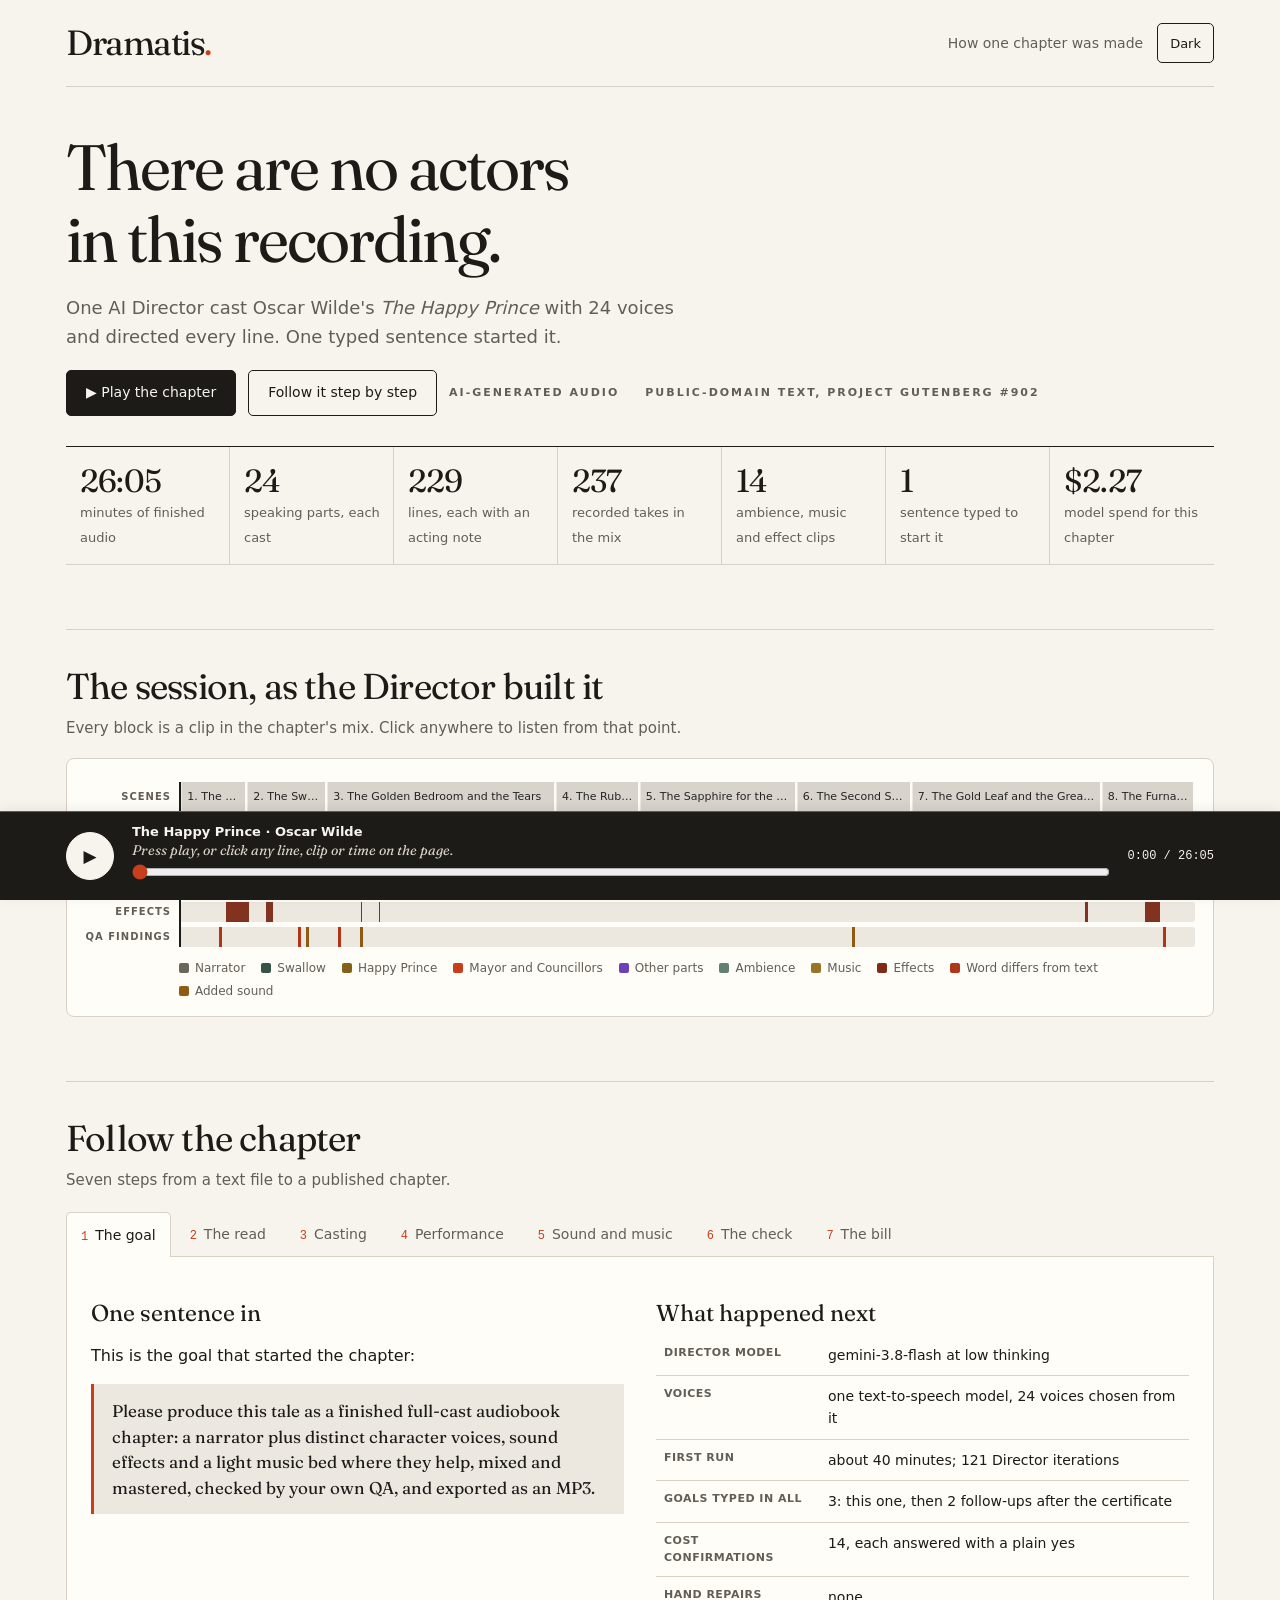
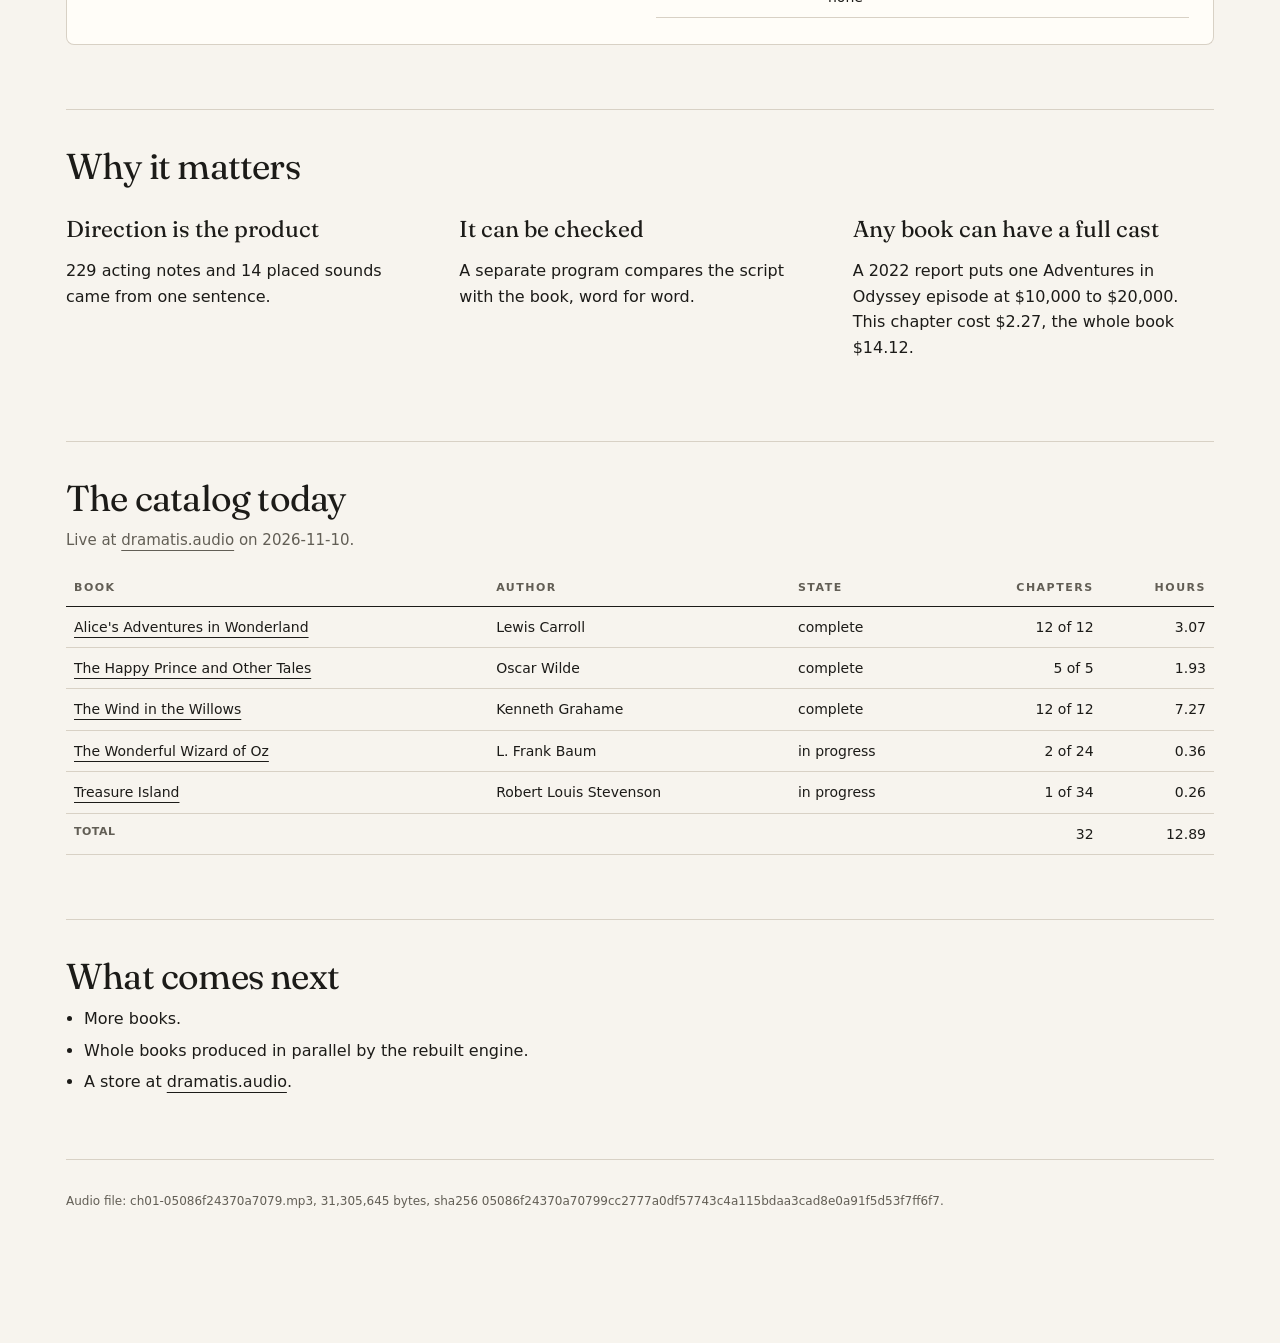
<file: docs/index.html>
<!doctype html>
<html lang="en">
<head>
<meta charset="utf-8">
<meta name="viewport" content="width=device-width, initial-scale=1">
<title>Dramatis: how one chapter was made</title>
<style>
/* Dramatis playbill identity, after the live site's site.css: paper, ink, vermilion; Fraunces titles
   (SIL Open Font License), system sans for the body. Self-hosted fonts only. */
@font-face{font-family:'Fraunces';font-style:normal;font-weight:100 900;font-display:swap;src:url(fonts/fraunces-var.woff2) format('woff2')}
@font-face{font-family:'Fraunces';font-style:italic;font-weight:100 900;font-display:swap;src:url(fonts/fraunces-italic-var.woff2) format('woff2')}
:root{
  --paper:#f7f4ee; --ink:#1c1b18; --red:#c73e1d; --muted:#625e55; --rule:#d8d1c5; --green:#365348; --white:#fffdf8; --soft:#ede8df;
  --card:var(--white); --line:var(--rule); --accent:var(--red); --focus:var(--green);
  --ok:#365348; --warn:#8f5a12; --bad:#b0361a;
  --v-narr:#6b665c; --v-swallow:#365348; --v-prince:#84611a; --v-town:#c73e1d; --v-other:#6d3fb8;
  --amb:#628172; --mus:#997427; --sfx:#7d2a17; --head:#1c1b18;
  --bar:#1c1b18; --bar-ink:#f7f4ee; --bar-muted:#d8d1c5; --bar-line:#625e55; --bar-warn:#f2a68f;
  --serif:'Fraunces',Georgia,'Times New Roman',serif;
  --sans:system-ui,-apple-system,BlinkMacSystemFont,'Segoe UI',sans-serif;
  --mono:ui-monospace,SFMono-Regular,Consolas,monospace;
  color-scheme:light;
}
/* site.css has no dark mode; this dark variant is built from the same palette family */
@media (prefers-color-scheme: dark){
  :root:not([data-theme="light"]){
    --paper:#1c1b18; --ink:#f7f4ee; --red:#ec7a5a; --muted:#b4ad9f; --rule:#3e3b34; --green:#8fb8a5; --white:#25231f; --soft:#2e2b26;
    --ok:#8fb8a5; --warn:#e2b05e; --bad:#f08c70;
    --v-narr:#a39d91; --v-swallow:#6fa38c; --v-prince:#d9ae55; --v-town:#ec7a5a; --v-other:#a98be0;
    --amb:#7f9c8d; --mus:#d9ae55; --sfx:#c9583a; --head:#f7f4ee;
    --bar:#12110f; --bar-ink:#f7f4ee; --bar-muted:#b4ad9f; --bar-line:#4a463e; --bar-warn:#f2a68f;
    color-scheme:dark;
  }
}
:root[data-theme="dark"]{
  --paper:#1c1b18; --ink:#f7f4ee; --red:#ec7a5a; --muted:#b4ad9f; --rule:#3e3b34; --green:#8fb8a5; --white:#25231f; --soft:#2e2b26;
  --ok:#8fb8a5; --warn:#e2b05e; --bad:#f08c70;
  --v-narr:#a39d91; --v-swallow:#6fa38c; --v-prince:#d9ae55; --v-town:#ec7a5a; --v-other:#a98be0;
  --amb:#7f9c8d; --mus:#d9ae55; --sfx:#c9583a; --head:#f7f4ee;
  --bar:#12110f; --bar-ink:#f7f4ee; --bar-muted:#b4ad9f; --bar-line:#4a463e; --bar-warn:#f2a68f;
  color-scheme:dark;
}
*{box-sizing:border-box}
html{scroll-behavior:smooth;scroll-padding-bottom:130px}
body{margin:0;background:var(--paper);color:var(--ink);font:16px/1.6 var(--sans);padding-bottom:112px}
a{color:inherit;text-decoration-thickness:1px;text-underline-offset:5px}
a:hover{color:var(--red)}
.wrap{max-width:1220px;margin:0 auto;padding:0 36px}
header.top{display:flex;justify-content:space-between;align-items:center;gap:24px;padding:23px 0;border-bottom:1px solid var(--rule)}
.brand{font-family:var(--serif);font-weight:400;font-size:35px;line-height:1.12;letter-spacing:-1.5px}
.brand::after{content:".";color:var(--red)}
.top small{color:var(--muted);font-size:14px;text-align:right}
h1,h2,h3{font-family:var(--serif);font-weight:400;line-height:1.12;text-wrap:balance}
h1{font-size:clamp(42px,5vw,68px);letter-spacing:-2px;margin:44px 0 20px;max-width:16ch}
h2{font-size:36px;letter-spacing:-.8px;margin:64px 0 10px;padding-top:36px;border-top:1px solid var(--rule)}
h3{font-size:23px;margin:20px 0 8px}
.lede{font-size:18px;color:var(--muted);max-width:620px;margin:0 0 18px}
.sub{color:var(--muted);max-width:680px;margin:0 0 18px;font-size:15px}
.pill{display:inline-block;font-size:11px;font-weight:700;letter-spacing:2px;text-transform:uppercase;color:var(--muted);margin:0 14px 0 0}
.stats{display:grid;grid-template-columns:repeat(auto-fit,minmax(132px,1fr));gap:0;margin:30px 0 6px;border-top:1px solid var(--ink);border-bottom:1px solid var(--rule);overflow:hidden}
.stat{padding:16px 14px 14px;border-left:1px solid var(--rule);margin-left:-1px;border-bottom:1px solid var(--rule);margin-bottom:-1px}
.stat b{display:block;font:400 32px/1.12 var(--serif);letter-spacing:-.8px;font-variant-numeric:tabular-nums}
.stat span{font-size:13px;color:var(--muted)}
button{font:inherit;color:inherit}
.btn{display:inline-flex;align-items:center;justify-content:center;min-height:46px;padding:11px 19px;border:1px solid var(--ink);border-radius:5px;background:var(--ink);color:var(--paper);font-size:14px;line-height:1.35;cursor:pointer;text-decoration:none}
.btn:hover{background:var(--green);border-color:var(--green);color:var(--paper)}
.btn.ghost{background:transparent;color:var(--ink);border-color:var(--ink)}
.btn.ghost:hover{background:var(--soft);color:var(--ink)}
.btn:focus-visible,.tab:focus-visible,.chip:focus-visible,.seek:focus-visible,.play:focus-visible,a:focus-visible,input:focus-visible{outline:3px solid var(--focus);outline-offset:4px}
.line:focus-visible{outline:3px solid var(--focus);outline-offset:-3px}
.heroact{display:flex;flex-wrap:wrap;gap:12px;align-items:center;margin:18px 0 12px}

/* session timeline */
.session{background:var(--white);border:1px solid var(--rule);border-radius:8px;padding:18px 18px 14px;margin-top:18px}
.lane{display:grid;grid-template-columns:86px 1fr;align-items:center;gap:8px;margin:5px 0}
.lane>label{font-size:10px;font-weight:700;letter-spacing:1px;text-transform:uppercase;color:var(--muted);text-align:right}
.track{position:relative;height:20px;background:var(--soft);border-radius:3px;cursor:pointer;overflow:hidden}
.track.tall{height:30px}
.clip{position:absolute;top:0;bottom:0;min-width:1px;opacity:.95}
.clip.scene{border-right:2px solid var(--white);background:color-mix(in srgb,var(--ink) 10%,transparent);font-size:11px;color:var(--ink);padding:0 5px;line-height:30px;white-space:nowrap;overflow:hidden;text-overflow:ellipsis}
.clip.scene.on{background:color-mix(in srgb,var(--red) 22%,transparent)}
.mark{position:absolute;top:0;bottom:0;width:3px;margin-left:-1px;background:var(--bad)}
.mark.soft{background:var(--warn)}
.tracks{position:relative;--lab:94px}
.head{position:absolute;top:0;bottom:0;width:2px;background:var(--head);pointer-events:none;left:var(--lab);z-index:3}
.legend{display:flex;flex-wrap:wrap;gap:4px 16px;font-size:12px;color:var(--muted);margin:12px 0 0 94px}
.sw{display:inline-block;width:10px;height:10px;border-radius:2px;margin-right:6px;vertical-align:-1px}

/* tabs */
.tabs{display:flex;flex-wrap:wrap;gap:4px;margin:20px 0 0;border-bottom:1px solid var(--rule)}
.tab{background:none;border:1px solid transparent;border-bottom:0;border-radius:5px 5px 0 0;min-height:44px;padding:10px 14px;cursor:pointer;color:var(--muted);font-size:14px}
.tab:hover{color:var(--ink)}
.tab b{font:12px var(--mono);margin-right:7px;color:var(--red)}
.tab[aria-selected="true"]{background:var(--white);border-color:var(--rule);color:var(--ink);margin-bottom:-1px}
.panel{background:var(--white);border:1px solid var(--rule);border-top:0;border-radius:0 0 8px 8px;padding:24px 24px 26px}
.panel[hidden]{display:none}
.panel>p{max-width:680px}
.cols{display:grid;grid-template-columns:repeat(auto-fit,minmax(270px,1fr));gap:24px 32px}
blockquote{margin:12px 0;padding:14px 18px;border-left:3px solid var(--red);background:var(--soft);font:17px/1.5 var(--serif)}
table{border-collapse:collapse;width:100%;font-size:14px}
th,td{text-align:left;padding:9px 8px;border-bottom:1px solid var(--rule);vertical-align:top}
th{font-size:11px;font-weight:700;letter-spacing:1.5px;text-transform:uppercase;color:var(--muted)}
thead th{border-bottom:1px solid var(--ink)}
tbody th{letter-spacing:.5px}
td.n,th.n{text-align:right;font-variant-numeric:tabular-nums}
.scroll{overflow-x:auto;--sbg:var(--paper);--shade:color-mix(in srgb,var(--ink) 22%,transparent);
  background:linear-gradient(to right,var(--sbg) 40%,transparent) left/32px 100% no-repeat local,linear-gradient(to left,var(--sbg) 40%,transparent) right/32px 100% no-repeat local,
    linear-gradient(to right,var(--shade),transparent) left/14px 100% no-repeat scroll,linear-gradient(to left,var(--shade),transparent) right/14px 100% no-repeat scroll}
.panel .scroll{--sbg:var(--white)}
.seek{background:none;border:1px solid var(--rule);border-radius:5px;padding:2px 8px;font:12px var(--mono);font-variant-numeric:tabular-nums;cursor:pointer;color:var(--red);white-space:nowrap}
.seek:hover{border-color:var(--ink);background:var(--soft)}
.note{font-size:13px;color:var(--muted)}
.ok{color:var(--ok)} .warn{color:var(--warn)} .bad{color:var(--bad)}
.verdict{display:inline-block;font:700 11px var(--sans);letter-spacing:1px;padding:2px 7px;border-radius:3px;border:1px solid currentColor;margin-right:4px}

/* script */
.scenebar{display:flex;flex-wrap:wrap;gap:6px;margin:4px 0 14px}
.chip{border:1px solid var(--rule);background:none;border-radius:5px;padding:6px 11px;font-size:13px;cursor:pointer;color:var(--muted)}
.chip:hover{border-color:var(--ink);color:var(--ink)}
.chip[aria-pressed="true"]{background:var(--ink);color:var(--paper);border-color:var(--ink)}
.script{max-height:460px;overflow:auto;border:1px solid var(--rule);border-radius:5px;background:var(--paper)}
.line{display:grid;grid-template-columns:118px 1fr;gap:12px;padding:10px 14px;border-bottom:1px solid var(--rule);cursor:pointer;width:100%;text-align:left;background:none;border-left:3px solid transparent;border-right:0;border-top:0}
.line:hover{background:var(--soft)}
.line.on{border-left-color:var(--red);background:color-mix(in srgb,var(--red) 9%,var(--paper))}
.who{font:700 12px/1.4 var(--sans);letter-spacing:.3px}
.who small{display:block;font:11px var(--mono);color:var(--muted);font-weight:400}
.txt{font:16px/1.55 var(--serif);white-space:pre-line}
.dir{display:block;font:italic 13px/1.4 var(--sans);color:var(--muted);margin-top:4px}
.script.nodir .dir{display:none}
.setting{font:italic 15px/1.5 var(--serif);color:var(--muted);margin:0 0 10px}
.opts{display:flex;flex-wrap:wrap;gap:16px;font-size:13px;color:var(--muted);margin:0 0 10px}
.opts input{accent-color:var(--green)}

/* bars */
.bars{margin:10px 0}
.bar{display:grid;grid-template-columns:minmax(120px,230px) 1fr 92px;gap:10px;align-items:center;margin:8px 0;font-size:14px}
.bar i{display:block;height:14px;border-radius:2px;background:var(--green)}
.bar.h i{background:var(--red)}
.bar span:last-child{font:13px var(--mono);font-variant-numeric:tabular-nums;text-align:right}
.split{display:flex;height:20px;border-radius:3px;overflow:hidden;margin:8px 0 6px}
.split i{display:block}
ul.plain{padding-left:18px;margin:8px 0}
ul.plain li{margin:6px 0}
footer{margin:64px 0 20px;border-top:1px solid var(--rule);padding-top:20px;font-size:12px;color:var(--muted);overflow-wrap:anywhere}

/* transport: the site's ink mini player */
.transport{--focus:#8fb8a5;position:fixed;left:0;right:0;bottom:0;background:var(--bar);border-top:1px solid var(--bar-line);color:var(--bar-ink);z-index:10;padding-bottom:env(safe-area-inset-bottom);box-shadow:0 -2px 12px #0001}
.transport .wrap{display:grid;grid-template-columns:auto 1fr auto;gap:18px;align-items:center;padding-top:12px;padding-bottom:12px}
.play{width:48px;height:48px;border-radius:50%;border:1px solid var(--bar-ink);background:var(--bar-ink);color:var(--bar);font-size:17px;cursor:pointer}
.play:hover{background:var(--green);border-color:var(--green);color:var(--paper)}
.play.loading,.btn.loading{cursor:progress;animation:waitpulse 1.1s ease-in-out infinite}
@keyframes waitpulse{50%{opacity:.6}}
.now{min-width:0}
.now .l1{font:600 13px/1.3 var(--sans);white-space:nowrap;overflow:hidden;text-overflow:ellipsis}
.now .l2{font:italic 14px/1.3 var(--serif);color:var(--bar-muted);white-space:nowrap;overflow:hidden;text-overflow:ellipsis}
.scrub{width:100%;margin:5px 0 0;accent-color:var(--red)}
.clock{font:12px var(--mono);font-variant-numeric:tabular-nums;white-space:nowrap}
.silent{font-size:11px;color:var(--bar-warn)}
@media (max-width:760px){
  .wrap{padding:0 22px}header.top{padding:15px 0}.brand{font-size:30px}
  h1{font-size:42px;letter-spacing:-1.2px;margin-top:32px}h2{font-size:30px;margin-top:44px;padding-top:28px}
  .lede{font-size:16px}.panel{padding:18px 16px 20px}
}
@media (max-width:640px){
  .lane{grid-template-columns:58px 1fr}.legend{margin-left:0}.tracks{--lab:66px}
  .line{grid-template-columns:1fr}.bar{grid-template-columns:1fr 1fr 70px}
  .transport .wrap{grid-template-columns:auto 1fr;gap:12px}.clock{grid-column:2}
}
@media (max-width:640px){
  #p-cast .scroll{overflow:visible;background:none}
  #p-cast thead{position:absolute;width:1px;height:1px;overflow:hidden;clip:rect(0 0 0 0);white-space:nowrap}
  #p-cast table,#p-cast tbody{display:block}
  #p-cast tr{display:grid;grid-template-columns:1fr auto;gap:2px 12px;align-items:baseline;padding:12px 0;border-bottom:1px solid var(--rule)}
  #p-cast td{border:0;padding:0}
  #p-cast td:nth-child(1){grid-area:1/1}#p-cast td:nth-child(2){grid-area:2/1}#p-cast td:nth-child(3){grid-area:1/2}
  #p-cast td:nth-child(5){grid-area:2/2;justify-self:end}#p-cast td:nth-child(4){grid-area:3/1/4/3;margin-top:4px}
  #p-cast td:nth-child(2)::before,#p-cast td:nth-child(3)::before{font-size:11px;font-weight:700;letter-spacing:1.5px;text-transform:uppercase;color:var(--muted);margin-right:8px}
  #p-cast td:nth-child(2)::before{content:"Voice"}#p-cast td:nth-child(3)::before{content:"Lines"}
}
@media (max-width:480px){.cat tr>:nth-child(2){display:none}.cat th,.cat td{padding-left:4px;padding-right:4px}.cat th{letter-spacing:.5px}}
@media (max-width:420px){h1{font-size:36px}.top small{font-size:12px}}
@media (pointer:coarse){.seek{min-height:32px;padding:4px 10px}}
@media (prefers-reduced-motion:reduce){html{scroll-behavior:auto}.play.loading,.btn.loading{animation:none;opacity:.7}}
.top-r{display:flex;align-items:center;gap:14px}
.theme-toggle{font:13px/1 var(--sans);color:var(--ink);background:transparent;border:1px solid var(--ink);border-radius:5px;min-height:40px;padding:0 12px;cursor:pointer}
.theme-toggle:hover{border-color:var(--green);color:var(--green)}
.theme-toggle:focus-visible{outline:3px solid var(--focus);outline-offset:2px}
</style>
<script>try{var t=localStorage.getItem('dramatis-theme');if(t==='light'||t==='dark')document.documentElement.setAttribute('data-theme',t)}catch(e){}</script>
</head>
<body>
<div class="wrap">
<header class="top">
  <div class="brand">Dramatis</div>
  <div class="top-r"><small>How one chapter was made</small><button type="button" class="theme-toggle" id="theme-toggle" aria-label="Switch to dark mode">Dark</button><script>(function(){var b=document.getElementById('theme-toggle'),t=document.documentElement.getAttribute('data-theme'),d=t?t==='dark':!!(window.matchMedia&&window.matchMedia('(prefers-color-scheme: dark)').matches);b.textContent=d?'Light':'Dark';b.setAttribute('aria-label',d?'Switch to light mode':'Switch to dark mode')})();</script></div>
</header>

<h1>There are no actors in this recording.</h1>
<p class="lede">One AI Director cast Oscar Wilde's <em>The Happy Prince</em> with <span data-f="parts"></span> voices and directed every line. One typed sentence started it.</p>
<div class="heroact">
  <button class="btn" id="heroPlay">▶ Play the chapter</button>
  <a class="btn ghost" href="#follow">Follow it step by step</a>
  <span class="pill">AI-generated audio</span><span class="pill">Public-domain text, Project Gutenberg #902</span>
</div>

<div class="stats" id="stats"></div>

<h2 id="session">The session, as the Director built it</h2>
<p class="sub">Every block is a clip in the chapter's mix. Click anywhere to listen from that point.</p>
<div class="session">
  <div class="tracks" id="tracks">
    <div class="head" id="head"></div>
    <div class="lane"><label>Scenes</label><div class="track tall" id="laneScenes"></div></div>
    <div class="lane"><label>Voices</label><div class="track tall" id="laneVoices"></div></div>
    <div class="lane"><label>Ambience</label><div class="track" id="laneAmb"></div></div>
    <div class="lane"><label>Music</label><div class="track" id="laneMus"></div></div>
    <div class="lane"><label>Effects</label><div class="track" id="laneSfx"></div></div>
    <div class="lane"><label>QA findings</label><div class="track" id="laneQa"></div></div>
  </div>
  <div class="legend" id="legend"></div>
</div>

<h2 id="follow">Follow the chapter</h2>
<p class="sub">Seven steps from a text file to a published chapter.</p>
<div class="tabs" role="tablist" id="tabs"></div>

<section class="panel" id="p-goal" role="tabpanel">
  <div class="cols">
    <div>
      <h3>One sentence in</h3>
      <p>This is the goal that started the chapter:</p>
      <blockquote id="goalText"></blockquote>
    </div>
    <div>
      <h3>What happened next</h3>
      <table><tbody id="runFacts"></tbody></table>
    </div>
  </div>
</section>

<section class="panel" id="p-read" role="tabpanel" hidden>
  <p>The Director breaks the tale into scenes and writes an acting note for every line.</p>
  <div class="scroll"><table><thead><tr><th>#</th><th>Scene</th><th>Where we are</th><th>Music mood</th><th class="n">Lines</th><th>Starts</th></tr></thead><tbody id="sceneRows"></tbody></table></div>
</section>

<section class="panel" id="p-cast" role="tabpanel" hidden>
  <p>Each part gets a voice chosen in audition, with a written reason.</p>
  <div class="scroll"><table><thead><tr><th>Part</th><th>Voice</th><th class="n">Lines</th><th>Why the Director chose it</th><th>Hear</th></tr></thead><tbody id="castRows"></tbody></table></div>
</section>

<section class="panel" id="p-perf" role="tabpanel" hidden>
  <p>The script as performed. Click a line to hear it.</p>
  <div class="opts">
    <label><input type="checkbox" id="optDir" checked> show the Director's acting notes</label>
    <label><input type="checkbox" id="optFollow" checked> follow playback</label>
  </div>
  <div class="scenebar" id="sceneChips"></div>
  <p class="setting" id="setting"></p>
  <div class="script" id="script"></div>
</section>

<section class="panel" id="p-sound" role="tabpanel" hidden>
  <p>Each scene has a bed. Effects sit on their lines, and music ducks under speech.</p>
  <div class="scroll"><table><thead><tr><th>At</th><th>Layer</th><th>What</th><th class="n">Length</th><th class="n">Level</th><th>Under speech</th></tr></thead><tbody id="cueRows"></tbody></table></div>
</section>

<section class="panel" id="p-check" role="tabpanel" hidden>
  <div class="cols">
    <div>
      <h3>1. Is the script the book?</h3>
      <p>A separate program compares the script with the manuscript, word for word.</p>
      <p><span class="verdict bad">ROUND 1 FAIL</span> Three lines went to a speaker the cast did not have. The Director fixed them and re-rendered 5 of 237 takes.</p>
      <p><span class="verdict ok">ROUND 2 PASS</span> Script and manuscript match word for word.</p>
    </div>
    <div>
      <h3>2. Machine QA on the published file</h3>
      <table><tbody id="qaFacts"></tbody></table>
    </div>
  </div>
  <h3>Hear what the check heard</h3>
  <div class="scroll"><table><thead><tr><th>At</th><th>Who</th><th>The text says</th><th>The recording says</th><th>Check</th></tr></thead><tbody id="findRows"></tbody></table></div>
</section>

<section class="panel" id="p-bill" role="tabpanel" hidden>
  <div class="cols">
    <div>
      <h3>This chapter</h3>
      <div class="bars" id="chBars"></div>
      <h3>Where the money goes (whole book, $14.12)</h3>
      <div class="split" id="split"></div>
      <div class="legend" style="margin-left:0" id="splitLegend"></div>
    </div>
    <div>
      <h3>For scale</h3>
      <div class="bars" id="scaleBars"></div>
      <p class="note">Log scale. The human figure is a 2022 report for one episode of Adventures in Odyssey.</p>
    </div>
  </div>
</section>

<h2>Why it matters</h2>
<div class="cols">
  <div><h3>Direction is the product</h3><p><span data-f="lines"></span> acting notes and <span data-f="cues"></span> placed sounds came from one sentence.</p></div>
  <div><h3>It can be checked</h3><p>A separate program compares the script with the book, word for word.</p></div>
  <div><h3>Any book can have a full cast</h3><p>A 2022 report puts one Adventures in Odyssey episode at $10,000 to $20,000. This chapter cost $2.27, the whole book $14.12.</p></div>
</div>

<h2>The catalog today</h2>
<p class="sub">Live at <a href="https://dramatis.audio/">dramatis.audio</a> on 2026-11-10.</p>
<div class="scroll"><table class="cat"><thead><tr><th>Book</th><th>Author</th><th>State</th><th class="n">Chapters</th><th class="n">Hours</th></tr></thead><tbody id="catRows"></tbody></table></div>

<h2>What comes next</h2>
<ul class="plain">
  <li>More books.</li>
  <li>Whole books produced in parallel by the rebuilt engine.</li>
  <li>A store at <a href="https://dramatis.audio/">dramatis.audio</a>.</li>
</ul>

<footer>
  <p>Audio file: <span id="fileLine"></span>.</p>
</footer>
</div>

<div class="transport" role="region" aria-label="Player">
  <div class="wrap">
    <button class="play" id="play" aria-label="Play or pause">▶</button>
    <div class="now">
      <div class="l1" id="nowWho">The Happy Prince · Oscar Wilde</div>
      <div class="l2" id="nowTxt">Press play, or click any line, clip or time on the page.</div>
      <input class="scrub" id="scrub" type="range" min="0" max="1000" value="0" step="1" aria-label="Position">
    </div>
    <div class="clock"><span id="clock">0:00</span> / <span id="dur"></span><div class="silent" id="silent" hidden>silent run: audio not loaded</div></div>
  </div>
</div>
<audio id="au" preload="none"></audio>

<script type="application/json" id="data">{"chapter":{"book":"The Happy Prince and Other Tales","author":"Oscar Wilde","chapter":"The Happy Prince","source_edition":"Project Gutenberg #902","audio_url":"https://audio.dramatis.audio/happy-prince/ch01-05086f24370a7079.mp3","export_sha256":"05086f24370a70799cc2777a0df57743c4a115bdaa3cad8e0a91f5d53f7ff6f7","export_bytes":31305645,"duration_ms":1565194,"sample_rate":24000,"counts":{"scenes":8,"lines":229,"dialogue_lines":125,"narration_lines":104,"words":3474,"stems":237,"lines_without_a_clip":1,"speaking_parts":24,"ambience_clips":5,"music_clips":3,"sfx_clips":6,"distinct_assets":{"ambience":3,"music":2,"sfx":5}},"scenes":[{"n":1,"title":"The Statue Above the City","setting":"A grand Victorian town square in early autumn; crowds bustling around the cathedral steps beneath the high pedestal of the glittering statue.","music_mood":"gentle, melancholic music box or light flute introduction","planned_cues":["distant cathedral bells","faint autumn breeze","quiet town chatter"],"t0":5000,"t1":105104,"lines":[{"who":"Narrator","kind":"NARRATION","text":"The Happy Prince\n\nHIGH above the city, on a tall column, stood the statue of the Happy Prince. He was gilded all over with thin leaves of fine gold, for eyes he had two bright sapphires, and a large red ruby glowed on his sword-hilt.\n\nHe was very much admired indeed.","dir":"reads with poised, elegant Victorian cadence and gentle warmth","t0":5000,"t1":27476,"stems":1},{"who":"Town Councillor","kind":"DIALOGUE","text":"“He is as beautiful as a weathercock,”","dir":"speaks with self-important civic pomposity, eager to sound cultured","t0":27556,"t1":31316,"stems":1},{"who":"Narrator","kind":"NARRATION","text":"remarked one of the Town Councillors who wished to gain a reputation for having artistic tastes;","dir":"measured storytelling with light dry humor","t0":31396,"t1":39438,"stems":1},{"who":"Town Councillor","kind":"DIALOGUE","text":"“only not quite so useful,”","dir":"hastily adding a disclaimer, fearful of sounding frivolous","t0":39518,"t1":41078,"stems":1},{"who":"Narrator","kind":"NARRATION","text":"he added, fearing lest people should think him unpractical, which he really was not.","dir":"dry, gentle narrative tone","t0":41158,"t1":47702,"stems":1},{"who":"Sensible Mother","kind":"DIALOGUE","text":"“Why can’t you be like the Happy Prince?”","dir":"sharp, chiding Victorian mother, crisp and reproving","t0":47782,"t1":50862,"stems":1},{"who":"Narrator","kind":"NARRATION","text":"asked a sensible mother of her little boy who was crying for the moon.","dir":"calm and measured storytelling","t0":50942,"t1":57852,"stems":1},{"who":"Sensible Mother","kind":"DIALOGUE","text":"“The Happy Prince never dreams of crying for anything.”","dir":"matter-of-fact moral scolding","t0":57932,"t1":63052,"stems":1},{"who":"Disappointed Man","kind":"DIALOGUE","text":"“I am glad there is some one in the world who is quite happy,”","dir":"a low, weary sigh of quiet bitterness and envy","t0":63132,"t1":67012,"stems":1},{"who":"Narrator","kind":"NARRATION","text":"muttered a disappointed man as he gazed at the wonderful statue.","dir":"gentle narrative observation","t0":67092,"t1":72884,"stems":1},{"who":"Charity Children","kind":"DIALOGUE","text":"“He looks just like an angel,”","dir":"pure, sweet, unified childhood wonder","t0":72964,"t1":75964,"stems":1},{"who":"Narrator","kind":"NARRATION","text":"said the Charity Children as they came out of the cathedral in their bright scarlet cloaks and their clean white pinafores.","dir":"smooth and clear storytelling cadence","t0":76044,"t1":83994,"stems":1},{"who":"Mathematical Master","kind":"DIALOGUE","text":"“How do you know?”","dir":"curt, pedantic, and disapproving","t0":84074,"t1":86034,"stems":1},{"who":"Narrator","kind":"NARRATION","text":"said the Mathematical Master,","dir":"restrained narration with subtle characterization","t0":86114,"t1":88113,"stems":1},{"who":"Mathematical Master","kind":"DIALOGUE","text":"“you have never seen one.”","dir":"firm, dry, and dismissive","t0":88193,"t1":90793,"stems":1},{"who":"Charity Children","kind":"DIALOGUE","text":"“Ah! but we have, in our dreams,”","dir":"innocent and bright, replying without hesitation","t0":90873,"t1":94153,"stems":1},{"who":"Narrator","kind":"NARRATION","text":"answered the children; and the Mathematical Master frowned and looked very severe, for he did not approve of children dreaming.","dir":"measured narrative concluding the scene with subtle irony","t0":94233,"t1":105104,"stems":1}]},{"n":2,"title":"The Swallow and the Reed","setting":"A peaceful riverbank lined with reeds swaying in the water, transitioning from sunny summer into brisk autumn wind.","music_mood":"light pastoral woodwinds shifting into breezy autumn wistfulness","planned_cues":["water ripples","rustling reeds","gust of autumn wind","fluttering wings"],"t0":106604,"t1":228389,"lines":[{"who":"Narrator","kind":"NARRATION","text":"One night there flew over the city a little Swallow. His friends had gone away to Egypt six weeks before, but he had stayed behind, for he was in love with the most beautiful Reed. He had met her early in the spring as he was flying down the river after a big yellow moth, and had been so attracted by her slender waist that he had stopped to talk to her.","dir":"warm, whimsical narrative pacing, introducing the little bird","t0":106604,"t1":134262,"stems":1},{"who":"Swallow","kind":"DIALOGUE","text":"“Shall I love you?”","dir":"bold, direct, charmingly impetuous and youthful","t0":134342,"t1":135902,"stems":1},{"who":"Narrator","kind":"NARRATION","text":"said the Swallow, who liked to come to the point at once, and the Reed made him a low bow. So he flew round and round her, touching the water with his wings, and making silver ripples. This was his courtship, and it lasted all through the summer.","dir":"light, playful storytelling cadence","t0":135982,"t1":153896,"stems":1},{"who":"Other Swallows","kind":"DIALOGUE","text":"“It is a ridiculous attachment,”","dir":"chattering in petty, high-pitched gossip","t0":153976,"t1":157056,"stems":1},{"who":"Narrator","kind":"NARRATION","text":"twittered the other Swallows;","dir":"restrained narration describing the flock","t0":157136,"t1":159393,"stems":1},{"who":"Other Swallows","kind":"DIALOGUE","text":"“she has no money, and far too many relations”;","dir":"condescending and sharp, fluttering away","t0":159473,"t1":165393,"stems":1},{"who":"Narrator","kind":"NARRATION","text":"and indeed the river was quite full of Reeds. Then, when the autumn came they all flew away.\n\nAfter they had gone he felt lonely, and began to tire of his lady-love.","dir":"gentle transition into autumn melancholy","t0":165473,"t1":180656,"stems":1},{"who":"Swallow","kind":"DIALOGUE","text":"“She has no conversation,”","dir":"pouting, finding fault with petulant vanity","t0":180736,"t1":183536,"stems":1},{"who":"Narrator","kind":"NARRATION","text":"he said,","dir":"dry narrative delivery","t0":183616,"t1":184727,"stems":1},{"who":"Swallow","kind":"DIALOGUE","text":"“and I am afraid that she is a coquette, for she is always flirting with the wind.”","dir":"suspicious and mildly aggrieved","t0":184807,"t1":190887,"stems":1},{"who":"Narrator","kind":"NARRATION","text":"And certainly, whenever the wind blew, the Reed made the most graceful curtseys.","dir":"measured storytelling, amused by the bird's complaints","t0":190967,"t1":197182,"stems":1},{"who":"Swallow","kind":"DIALOGUE","text":"“I admit that she is domestic,”","dir":"conceding with a sigh before turning restless","t0":197262,"t1":201222,"stems":1},{"who":"Narrator","kind":"NARRATION","text":"he continued,","dir":"steady narrative transition","t0":201302,"t1":202797,"stems":1},{"who":"Swallow","kind":"DIALOGUE","text":"“but I love travelling, and my wife, consequently, should love travelling also.”","dir":"proud and longing for adventure","t0":202877,"t1":211717,"stems":1},{"who":"Swallow","kind":"DIALOGUE","text":"“Will you come away with me?”","dir":"an earnest, pleading ultimatum","t0":202877,"t1":211717,"stems":0,"shared_take":true},{"who":"Narrator","kind":"NARRATION","text":"he said finally to her; but the Reed shook her head, she was so attached to her home.","dir":"quiet narration noting the silent rejection","t0":211797,"t1":219742,"stems":1},{"who":"Swallow","kind":"DIALOGUE","text":"“You have been trifling with me,”","dir":"indignant, wounded pride, fluttering his wings","t0":219822,"t1":222142,"stems":1},{"who":"Narrator","kind":"NARRATION","text":"he cried.","dir":"swift narrative tag","t0":222222,"t1":223157,"stems":1},{"who":"Swallow","kind":"DIALOGUE","text":"“I am off to the Pyramids. Good-bye!”","dir":"resolute and dramatic, taking to the sky","t0":223237,"t1":226957,"stems":1},{"who":"Narrator","kind":"NARRATION","text":"and he flew away.","dir":"soft, brisk departure cadence","t0":227037,"t1":228389,"stems":1}]},{"n":3,"title":"The Golden Bedroom and the Tears","setting":"A cold, clear moonlit night atop the high column overlooking the dark city; starry sky, chilly breeze, heavy teardrops falling from golden cheeks.","music_mood":"tender, melancholic cello and harp motif for the Prince's sorrow","planned_cues":["clear night wind","single water drop splash","soft flutter of wings"],"t0":229889,"t1":580980,"lines":[{"who":"Narrator","kind":"NARRATION","text":"All day long he flew, and at night-time he arrived at the city.","dir":"calm, measured narrative describing the bird's arrival at nightfall","t0":229889,"t1":236697,"stems":1},{"who":"Swallow","kind":"DIALOGUE","text":"“Where shall I put up?”","dir":"looking down at the town with curious, slightly presumptuous expectation","t0":236777,"t1":238777,"stems":1},{"who":"Narrator","kind":"NARRATION","text":"he said;","dir":"restrained narrative bridge","t0":238857,"t1":239930,"stems":1},{"who":"Swallow","kind":"DIALOGUE","text":"“I hope the town has made preparations.”","dir":"smug, expectant chirp","t0":240010,"t1":243130,"stems":1},{"who":"Narrator","kind":"NARRATION","text":"Then he saw the statue on the tall column.","dir":"smooth, observant narration","t0":243210,"t1":246875,"stems":1},{"who":"Swallow","kind":"DIALOGUE","text":"“I will put up there,”","dir":"delighted at spotting the majestic perch","t0":246955,"t1":249315,"stems":1},{"who":"Narrator","kind":"NARRATION","text":"he cried;","dir":"quick narrative tag","t0":249395,"t1":250352,"stems":1},{"who":"Swallow","kind":"DIALOGUE","text":"“it is a fine position, with plenty of fresh air.”","dir":"satisfied, settling down between the feet","t0":250432,"t1":256952,"stems":1},{"who":"Narrator","kind":"NARRATION","text":"So he alighted just between the feet of the Happy Prince.","dir":"gentle, rhythmic narration","t0":257032,"t1":262746,"stems":1},{"who":"Swallow","kind":"DIALOGUE","text":"“I have a golden bedroom,”","dir":"whispered with cosy, self-satisfied luxury","t0":262826,"t1":265546,"stems":1},{"who":"Narrator","kind":"NARRATION","text":"he said softly to himself as he looked round, and he prepared to go to sleep; but just as he was putting his head under his wing a large drop of water fell on him.","dir":"quiet, lulling narrative pacing, suddenly interrupted","t0":265626,"t1":280415,"stems":1},{"who":"Swallow","kind":"DIALOGUE","text":"“What a curious thing!”","dir":"startled, shaking feathers in bewilderment","t0":280495,"t1":283775,"stems":1},{"who":"Narrator","kind":"NARRATION","text":"he cried;","dir":"snappy narrative beat","t0":283855,"t1":284923,"stems":1},{"who":"Swallow","kind":"DIALOGUE","text":"“there is not a single cloud in the sky, the stars are quite clear and bright, and yet it is raining. The climate in the north of Europe is really dreadful. The Reed used to like the rain, but that was merely her selfishness.”","dir":"annoyed, grumbling about European weather with petty frustration","t0":285003,"t1":303443,"stems":1},{"who":"Narrator","kind":"NARRATION","text":"Then another drop fell.","dir":"deliberate, suspenseful pause","t0":303523,"t1":308240,"stems":1},{"who":"Swallow","kind":"DIALOGUE","text":"“What is the use of a statue if it cannot keep the rain off?”","dir":"practical and exasperated, about to take flight","t0":308320,"t1":312280,"stems":1},{"who":"Narrator","kind":"NARRATION","text":"he said;","dir":"swift narrative tag","t0":312360,"t1":313252,"stems":1},{"who":"Swallow","kind":"DIALOGUE","text":"“I must look for a good chimney-pot,”","dir":"resolute, preparing to hop away","t0":313332,"t1":316972,"stems":1},{"who":"Narrator","kind":"NARRATION","text":"and he determined to fly away.\n\nBut before he had opened his wings, a third drop fell, and he looked up, and saw—Ah! what did he see?\n\nThe eyes of the Happy Prince were filled with tears, and tears were running down his golden cheeks. His face was so beautiful in the moonlight that the little Swallow was filled with pity.","dir":"reverent, hushed narrative transition into solemn wonder","t0":317052,"t1":344053,"stems":1},{"who":"Swallow","kind":"DIALOGUE","text":"“Who are you?”","dir":"soft, awed, touched with sudden compassion","t0":344133,"t1":345733,"stems":1},{"who":"Narrator","kind":"NARRATION","text":"he said.","dir":"gentle narrative beat","t0":345813,"t1":346822,"stems":1},{"who":"Happy Prince","kind":"DIALOGUE","text":"“I am the Happy Prince.”","dir":"low, musical, quiet dignity touched with profound sorrow","t0":346902,"t1":349925,"stems":1},{"who":"Swallow","kind":"DIALOGUE","text":"“Why are you weeping then?”","dir":"tenderly inquiring, puzzled by the weeping statue","t0":350005,"t1":352445,"stems":1},{"who":"Narrator","kind":"NARRATION","text":"asked the Swallow;","dir":"subtle narrative bridge","t0":352525,"t1":353860,"stems":1},{"who":"Swallow","kind":"DIALOGUE","text":"“you have quite drenched me.”","dir":"softly, noticing the cold drops on his plumage","t0":353940,"t1":356460,"stems":1},{"who":"Happy Prince","kind":"DIALOGUE","text":"“When I was alive and had a human heart,”","dir":"sorrowful, nostalgic, beginning the memory of his former life","t0":356540,"t1":360339,"stems":1},{"who":"Narrator","kind":"NARRATION","text":"answered the statue,","dir":"solemn narrative delivery","t0":360419,"t1":362639,"stems":1},{"who":"Happy Prince","kind":"DIALOGUE","text":"“I did not know what tears were, for I lived in the Palace of Sans-Souci, where sorrow is not allowed to enter. In the daytime I played with my companions in the garden, and in the evening I led the dance in the Great Hall. Round the garden ran a very lofty wall, but I never cared to ask what lay beyond it, everything about me was so beautiful. My courtiers called me the Happy Prince, and happy indeed I was, if pleasure be happiness. So I lived, and so I died. And now that I am dead they have set me up here so high that I can see all the ugliness and all the misery of my city, and though my heart is made of lead yet I cannot chose but weep.”","dir":"flowing with elegiac beauty, rising in sorrow as he describes the city's misery","t0":362719,"t1":420724,"stems":2},{"who":"Swallow","kind":"DIALOGUE","text":"“What! is he not solid gold?”","dir":"inward murmur of naive astonishment","t0":420804,"t1":425484,"stems":1},{"who":"Narrator","kind":"NARRATION","text":"said the Swallow to himself. He was too polite to make any personal remarks out loud.","dir":"wry, affectionate narrative aside","t0":425564,"t1":431668,"stems":1},{"who":"Happy Prince","kind":"DIALOGUE","text":"“Far away,”","dir":"gentle, musical murmur drawing the bird's attention afar","t0":431748,"t1":433871,"stems":1},{"who":"Narrator","kind":"NARRATION","text":"continued the statue in a low musical voice,","dir":"quiet, poetic narrative description of the Prince's voice","t0":433951,"t1":439338,"stems":1},{"who":"Happy Prince","kind":"DIALOGUE","text":"“far away in a little street there is a poor house. One of the windows is open, and through it I can see a woman seated at a table. Her face is thin and worn, and she has coarse, red hands, all pricked by the needle, for she is a seamstress. She is embroidering passion-flowers on a satin gown for the loveliest of the Queen’s maids-of-honour to wear at the next Court-ball. In a bed in the corner of the room her little boy is lying ill. He has a fever, and is asking for oranges. His mother has nothing to give him but river water, so he is crying. Swallow, Swallow, little Swallow, will you not bring her the ruby out of my sword-hilt? My feet are fastened to this pedestal and I cannot move.”","dir":"deeply tender and sorrowful, pleading with selfless urgency","t0":439418,"t1":494526,"stems":2},{"who":"Swallow","kind":"DIALOGUE","text":"“I am waited for in Egypt,”","dir":"apologetic but eager, yearning for the warmth of Egypt","t0":494606,"t1":497286,"stems":1},{"who":"Narrator","kind":"NARRATION","text":"said the Swallow.","dir":"smooth narrative cadence","t0":497366,"t1":498527,"stems":1},{"who":"Swallow","kind":"DIALOGUE","text":"“My friends are flying up and down the Nile, and talking to the large lotus-flowers. Soon they will go to sleep in the tomb of the great King. The King is there himself in his painted coffin. He is wrapped in yellow linen, and embalmed with spices. Round his neck is a chain of pale green jade, and his hands are like withered leaves.”","dir":"vivid and poetic, painting the sun-drenched tombs and riverbeds","t0":498607,"t1":522887,"stems":1},{"who":"Happy Prince","kind":"DIALOGUE","text":"“Swallow, Swallow, little Swallow,”","dir":"gentle, poignant repetition, a pleading refrain","t0":522967,"t1":527448,"stems":1},{"who":"Narrator","kind":"NARRATION","text":"said the Prince,","dir":"solemn storytelling cadence","t0":527528,"t1":529013,"stems":1},{"who":"Happy Prince","kind":"DIALOGUE","text":"“will you not stay with me for one night, and be my messenger? The boy is so thirsty, and the mother so sad.”","dir":"aching with pity for the sick child and mother","t0":529093,"t1":538206,"stems":1},{"who":"Swallow","kind":"DIALOGUE","text":"“I don’t think I like boys,”","dir":"a little defensive and childishly blunt","t0":538286,"t1":540686,"stems":1},{"who":"Narrator","kind":"NARRATION","text":"answered the Swallow.","dir":"restrained narrative tag","t0":540766,"t1":542288,"stems":1},{"who":"Swallow","kind":"DIALOGUE","text":"“Last summer, when I was staying on the river, there were two rude boys, the miller’s sons, who were always throwing stones at me. They never hit me, of course; we swallows fly far too well for that, and besides, I come of a family famous for its agility; but still, it was a mark of disrespect.”","dir":"huffing with slight indignance, nursing old bird-grudges","t0":542368,"t1":562048,"stems":1},{"who":"Narrator","kind":"NARRATION","text":"But the Happy Prince looked so sad that the little Swallow was sorry.","dir":"tender narrative shift, witnessing the bird's change of heart","t0":562128,"t1":567577,"stems":1},{"who":"Swallow","kind":"DIALOGUE","text":"“It is very cold here,”","dir":"relenting with a small shiver, softened by compassion","t0":567657,"t1":571257,"stems":1},{"who":"Narrator","kind":"NARRATION","text":"he said;","dir":"quiet narrative delivery","t0":571337,"t1":572357,"stems":1},{"who":"Swallow","kind":"DIALOGUE","text":"“but I will stay with you for one night, and be your messenger.”","dir":"generous, committing to stay for the night","t0":572437,"t1":576917,"stems":1},{"who":"Happy Prince","kind":"DIALOGUE","text":"“Thank you, little Swallow,”","dir":"hushed, heartfelt gratitude from the soul of the statue","t0":576997,"t1":579555,"stems":1},{"who":"Narrator","kind":"NARRATION","text":"said the Prince.","dir":"quiet, reverent conclusion to the scene","t0":579635,"t1":580980,"stems":1}]},{"n":4,"title":"The Ruby for the Seamstress","setting":"A sweep across nighttime rooftops: from the cathedral and palace balcony with dance music, to the cold, bare garret of the sleeping seamstress and feverish boy.","music_mood":"mysterious, soaring night flight transitioning into tender lullaby and quiet warmth","planned_cues":["distant waltz music","soft wing flaps","faint clinking of copper scales","feather fanning air"],"t0":582480,"t1":709900,"lines":[{"who":"Narrator","kind":"NARRATION","text":"So the Swallow picked out the great ruby from the Prince’s sword, and flew away with it in his beak over the roofs of the town.\n\nHe passed by the cathedral tower, where the white marble angels were sculptured. He passed by the palace and heard the sound of dancing. A beautiful girl came out on the balcony with her lover.","dir":"poised, flowing narrative pacing as the mission begins","t0":582480,"t1":603824,"stems":1},{"who":"Girl's Lover","kind":"DIALOGUE","text":"“How wonderful the stars are,”","dir":"ardent, romantic courtier, enraptured by the night","t0":603904,"t1":607224,"stems":1},{"who":"Narrator","kind":"NARRATION","text":"he said to her,","dir":"graceful narrative bridge","t0":607304,"t1":608762,"stems":1},{"who":"Girl's Lover","kind":"DIALOGUE","text":"“and how wonderful is the power of love!”","dir":"sighing with poetic passion","t0":608842,"t1":613402,"stems":1},{"who":"Girl on Balcony","kind":"DIALOGUE","text":"“I hope my dress will be ready in time for the State-ball,”","dir":"vain, petulant, and self-absorbed court lady","t0":613482,"t1":617642,"stems":1},{"who":"Narrator","kind":"NARRATION","text":"she answered;","dir":"restrained narration showing the contrast","t0":617722,"t1":618960,"stems":1},{"who":"Girl on Balcony","kind":"DIALOGUE","text":"“I have ordered passion-flowers to be embroidered on it; but the seamstresses are so lazy.”","dir":"careless aristocratic disdain for the working poor","t0":619040,"t1":625560,"stems":1},{"who":"Narrator","kind":"NARRATION","text":"He passed over the river, and saw the lanterns hanging to the masts of the ships. He passed over the Ghetto, and saw the old Jews bargaining with each other, and weighing out money in copper scales. At last he came to the poor house and looked in. The boy was tossing feverishly on his bed, and the mother had fallen asleep, she was so tired. In he hopped, and laid the great ruby on the table beside the woman’s thimble. Then he flew gently round the bed, fanning the boy’s forehead with his wings.","dir":"gentle, evocative storytelling gliding from the river to the poor garret","t0":625640,"t1":670530,"stems":2},{"who":"Sick Boy","kind":"DIALOGUE","text":"“How cool I feel,”","dir":"faint, feverish murmur drifting into peaceful relief","t0":670610,"t1":672890,"stems":1},{"who":"Narrator","kind":"NARRATION","text":"said the boy,","dir":"tender narrative bridge","t0":672970,"t1":674151,"stems":1},{"who":"Sick Boy","kind":"DIALOGUE","text":"“I must be getting better”;","dir":"whispered sigh of rest and easing pain","t0":674231,"t1":677151,"stems":1},{"who":"Narrator","kind":"NARRATION","text":"and he sank into a delicious slumber.\n\nThen the Swallow flew back to the Happy Prince, and told him what he had done.","dir":"warm, lyrical storytelling of the bird's quiet flight back","t0":677231,"t1":688151,"stems":1},{"who":"Swallow","kind":"DIALOGUE","text":"“It is curious,”","dir":"puzzled, wide-eyed wonder at the strange inner warmth","t0":688231,"t1":690351,"stems":1},{"who":"Narrator","kind":"NARRATION","text":"he remarked,","dir":"quiet narrative tag","t0":690431,"t1":691541,"stems":1},{"who":"Swallow","kind":"DIALOGUE","text":"“but I feel quite warm now, although it is so cold.”","dir":"softly, marveling at the feeling in the winter night","t0":691621,"t1":696181,"stems":1},{"who":"Happy Prince","kind":"DIALOGUE","text":"“That is because you have done a good action,”","dir":"profound, gentle wisdom, smiling with deep affection","t0":696261,"t1":700664,"stems":1},{"who":"Narrator","kind":"NARRATION","text":"said the Prince. And the little Swallow began to think, and then he fell asleep. Thinking always made him sleepy.","dir":"warm, cozy narrative conclusion to the night's flight","t0":700744,"t1":709900,"stems":1}]},{"n":5,"title":"The Sapphire for the Playwright","setting":"A cold winter dawn over the river bridge and church steeple, moving to the moonlit column, then into the drafty, unheated garret of the playwright with withered violets on the desk.","music_mood":"wistful woodwinds shifting into mournful, solemn strings, brightening at the end","planned_cues":["chirping sparrows","cold river breeze","creaking floorboards","flutter through attic roof hole"],"t0":711400,"t1":951602,"lines":[{"who":"Narrator","kind":"NARRATION","text":"When day broke he flew down to the river and had a bath.","dir":"bright, brisk morning narrative pacing","t0":711400,"t1":715026,"stems":1},{"who":"Professor of Ornithology","kind":"DIALOGUE","text":"“What a remarkable phenomenon,”","dir":"pedantic, pompous academic, amazed by his own observation","t0":715106,"t1":718146,"stems":1},{"who":"Narrator","kind":"NARRATION","text":"said the Professor of Ornithology as he was passing over the bridge.","dir":"dry, humorous narrative observation","t0":718226,"t1":723482,"stems":1},{"who":"Professor of Ornithology","kind":"DIALOGUE","text":"“A swallow in winter!”","dir":"proclaiming with inflated scholarly self-importance","t0":723562,"t1":726282,"stems":1},{"who":"Narrator","kind":"NARRATION","text":"And he wrote a long letter about it to the local newspaper. Every one quoted it, it was full of so many words that they could not understand.","dir":"wry Victorian narration about academic bombast","t0":726362,"t1":735904,"stems":1},{"who":"Swallow","kind":"DIALOGUE","text":"“To-night I go to Egypt,”","dir":"cheerful, buoyant excitement, eager to depart","t0":735984,"t1":738384,"stems":1},{"who":"Narrator","kind":"NARRATION","text":"said the Swallow, and he was in high spirits at the prospect. He visited all the public monuments, and sat a long time on top of the church steeple. Wherever he went the Sparrows chirruped, and said to each other,","dir":"lively narrative describing the bird's day in town","t0":738464,"t1":751994,"stems":1},{"who":"Sparrows","kind":"DIALOGUE","text":"“What a distinguished stranger!”","dir":"bustling, admiring town chatter in quick unison","t0":752074,"t1":754634,"stems":1},{"who":"Narrator","kind":"NARRATION","text":"so he enjoyed himself very much.\n\nWhen the moon rose he flew back to the Happy Prince.","dir":"smooth narrative shift into evening moonrise","t0":754714,"t1":761944,"stems":1},{"who":"Swallow","kind":"DIALOGUE","text":"“Have you any commissions for Egypt?”","dir":"breezy and jaunty, ready for departure","t0":762024,"t1":764384,"stems":1},{"who":"Narrator","kind":"NARRATION","text":"he cried;","dir":"quick narrative tag","t0":764464,"t1":765478,"stems":1},{"who":"Swallow","kind":"DIALOGUE","text":"“I am just starting.”","dir":"bright and eager to take wing","t0":765558,"t1":767558,"stems":1},{"who":"Happy Prince","kind":"DIALOGUE","text":"“Swallow, Swallow, little Swallow,”","dir":"sorrowful, tender pleading, repeating the mournful refrain","t0":767638,"t1":771771,"stems":1},{"who":"Narrator","kind":"NARRATION","text":"said the Prince,","dir":"measured narrative tone","t0":771851,"t1":773391,"stems":1},{"who":"Happy Prince","kind":"DIALOGUE","text":"“will you not stay with me one night longer?”","dir":"longing and sorrowful, asking for one more night of mercy","t0":773471,"t1":777294,"stems":1},{"who":"Swallow","kind":"DIALOGUE","text":"“I am waited for in Egypt,”","dir":"torn between affection and yearning for warm lands","t0":777374,"t1":780134,"stems":1},{"who":"Narrator","kind":"NARRATION","text":"answered the Swallow.","dir":"smooth narrative cadence","t0":780214,"t1":781707,"stems":1},{"who":"Swallow","kind":"DIALOGUE","text":"“To-morrow my friends will fly up to the Second Cataract. The river-horse couches there among the bulrushes, and on a great granite throne sits the God Memnon. All night long he watches the stars, and when the morning star shines he utters one cry of joy, and then he is silent. At noon the yellow lions come down to the water’s edge to drink. They have eyes like green beryls, and their roar is louder than the roar of the cataract.”","dir":"lyrical, evocative, dreaming of ancient wonders and roaring lions","t0":781787,"t1":819507,"stems":2},{"who":"Happy Prince","kind":"DIALOGUE","text":"“Swallow, Swallow, little Swallow,”","dir":"quiet, haunting, painting the picture of the cold garret","t0":819587,"t1":824182,"stems":1},{"who":"Narrator","kind":"NARRATION","text":"said the Prince,","dir":"reverent storytelling cadence","t0":824262,"t1":825799,"stems":1},{"who":"Happy Prince","kind":"DIALOGUE","text":"“far away across the city I see a young man in a garret. He is leaning over a desk covered with papers, and in a tumbler by his side there is a bunch of withered violets. His hair is brown and crisp, and his lips are red as a pomegranate, and he has large and dreamy eyes. He is trying to finish a play for the Director of the Theatre, but he is too cold to write any more. There is no fire in the grate, and hunger has made him faint.”","dir":"deep empathy for the cold, starving young artist","t0":825879,"t1":862200,"stems":2},{"who":"Swallow","kind":"DIALOGUE","text":"“I will wait with you one night longer,”","dir":"softening, yielding generously once more","t0":862280,"t1":865440,"stems":1},{"who":"Narrator","kind":"NARRATION","text":"said the Swallow, who really had a good heart.","dir":"affectionate narrative description of the bird's loyalty","t0":865520,"t1":869261,"stems":1},{"who":"Swallow","kind":"DIALOGUE","text":"“Shall I take him another ruby?”","dir":"ready to help, seeking another gem","t0":869341,"t1":871261,"stems":1},{"who":"Happy Prince","kind":"DIALOGUE","text":"“Alas! I have no ruby now,”","dir":"heavy with sorrow and ultimate sacrifice","t0":871341,"t1":875421,"stems":1},{"who":"Narrator","kind":"NARRATION","text":"said the Prince;","dir":"solemn narrative beat","t0":875501,"t1":876921,"stems":1},{"who":"Happy Prince","kind":"DIALOGUE","text":"“my eyes are all that I have left. They are made of rare sapphires, which were brought out of India a thousand years ago. Pluck out one of them and take it to him. He will sell it to the jeweller, and buy food and firewood, and finish his play.”","dir":"resigned, commanding the sacrifice of his own eye","t0":877001,"t1":895615,"stems":1},{"who":"Swallow","kind":"DIALOGUE","text":"“Dear Prince,”","dir":"horrified, distressed, weeping at the thought of mutilating the Prince","t0":895695,"t1":897535,"stems":1},{"who":"Narrator","kind":"NARRATION","text":"said the Swallow,","dir":"tender narrative description of bird's grief","t0":897615,"t1":898991,"stems":1},{"who":"Swallow","kind":"DIALOGUE","text":"“I cannot do that”;","dir":"sobbing, refusing out of devotion","t0":899071,"t1":901551,"stems":1},{"who":"Narrator","kind":"NARRATION","text":"and he began to weep.","dir":"quiet narrative observation of the bird's tears","t0":901631,"t1":903590,"stems":1},{"who":"Happy Prince","kind":"DIALOGUE","text":"“Swallow, Swallow, little Swallow,”","dir":"firm, gentle, unyielding authority born of absolute compassion","t0":903670,"t1":906784,"stems":1},{"who":"Narrator","kind":"NARRATION","text":"said the Prince,","dir":"reverent narrative bridge","t0":906864,"t1":908337,"stems":1},{"who":"Happy Prince","kind":"DIALOGUE","text":"“do as I command you.”","dir":"solemnly directing the painful gift","t0":908417,"t1":910638,"stems":1},{"who":"Narrator","kind":"NARRATION","text":"So the Swallow plucked out the Prince’s eye, and flew away to the student’s garret. It was easy enough to get in, as there was a hole in the roof. Through this he darted, and came into the room. The young man had his head buried in his hands, so he did not hear the flutter of the bird’s wings, and when he looked up he found the beautiful sapphire lying on the withered violets.","dir":"somber, flowing narrative of the flight into the freezing garret","t0":910718,"t1":939095,"stems":1},{"who":"Young Playwright","kind":"DIALOGUE","text":"“I am beginning to be appreciated,”","dir":"overcome with sudden disbelief, joy, and renewed inspiration","t0":939175,"t1":942535,"stems":1},{"who":"Narrator","kind":"NARRATION","text":"he cried;","dir":"quick narrative tag","t0":942615,"t1":943629,"stems":1},{"who":"Young Playwright","kind":"DIALOGUE","text":"“this is from some great admirer. Now I can finish my play,”","dir":"ecstatic, clutching the sapphire with revived hope","t0":943709,"t1":949229,"stems":1},{"who":"Narrator","kind":"NARRATION","text":"and he looked quite happy.","dir":"warm, gentle narrative close to the garret scene","t0":949309,"t1":951602,"stems":1}]},{"n":6,"title":"The Second Sapphire for the Match-Girl","setting":"The bustling harbour with ships and sailors, shifting to the biting cold square under moonlight where a barefoot child cries, and back to the blind statue on the column.","music_mood":"aching, tragic cello and violin duet blossoming into sublime devotion","planned_cues":["harbour rigging and ropes","distant sailor shouts","gutter water trickle","soft, shivering flutter"],"t0":953102,"t1":1128850,"lines":[{"who":"Narrator","kind":"NARRATION","text":"The next day the Swallow flew down to the harbour. He sat on the mast of a large vessel and watched the sailors hauling big chests out of the hold with ropes.","dir":"brisk, robust daytime narrative at the bustling docks","t0":953102,"t1":962433,"stems":1},{"who":"Sailors","kind":"DIALOGUE","text":"“Heave a-hoy!”","dir":"hearty, gruff maritime heave-chant","t0":962513,"t1":965153,"stems":1},{"who":"Narrator","kind":"NARRATION","text":"they shouted as each chest came up.","dir":"energetic narrative bridge","t0":965233,"t1":968222,"stems":1},{"who":"Swallow","kind":"DIALOGUE","text":"“I am going to Egypt”!","dir":"piping up proudly above the noise of the harbour","t0":968302,"t1":970662,"stems":1},{"who":"Narrator","kind":"NARRATION","text":"cried the Swallow, but nobody minded, and when the moon rose he flew back to the Happy Prince.","dir":"gentle narrative moving from busy day to solitary moonlit night","t0":970742,"t1":979005,"stems":1},{"who":"Swallow","kind":"DIALOGUE","text":"“I am come to bid you good-bye,”","dir":"tender, reluctant farewell","t0":979085,"t1":982085,"stems":1},{"who":"Narrator","kind":"NARRATION","text":"he cried.","dir":"quiet narrative tag","t0":982165,"t1":983336,"stems":1},{"who":"Happy Prince","kind":"DIALOGUE","text":"“Swallow, Swallow, little Swallow,”","dir":"mournful, pleading refrain, deeply vulnerable","t0":983416,"t1":987078,"stems":1},{"who":"Narrator","kind":"NARRATION","text":"said the Prince,","dir":"somber narrative beat","t0":987158,"t1":988496,"stems":1},{"who":"Happy Prince","kind":"DIALOGUE","text":"“will you not stay with me one night longer?”","dir":"gentle plea in the bitter evening air","t0":988576,"t1":991920,"stems":1},{"who":"Swallow","kind":"DIALOGUE","text":"“It is winter,”","dir":"shivering with the encroaching frost, desperately longing for southern warmth","t0":992000,"t1":994160,"stems":1},{"who":"Narrator","kind":"NARRATION","text":"answered the Swallow,","dir":"soft narrative bridge","t0":994240,"t1":995732,"stems":1},{"who":"Swallow","kind":"DIALOGUE","text":"“and the chill snow will soon be here. In Egypt the sun is warm on the green palm-trees, and the crocodiles lie in the mud and look lazily about them. My companions are building a nest in the Temple of Baalbec, and the pink and white doves are watching them, and cooing to each other. Dear Prince, I must leave you, but I will never forget you, and next spring I will bring you back two beautiful jewels in place of those you have given away. The ruby shall be redder than a red rose, and the sapphire shall be as blue as the great sea.”","dir":"yearning, poetic, promising to return with new jewels in spring","t0":995812,"t1":1038092,"stems":2},{"who":"Happy Prince","kind":"DIALOGUE","text":"“In the square below,”","dir":"aching with pity for the helpless child in the snow","t0":1038172,"t1":1040965,"stems":1},{"who":"Narrator","kind":"NARRATION","text":"said the Happy Prince,","dir":"quiet, mournful narrative voice","t0":1041045,"t1":1042813,"stems":1},{"who":"Happy Prince","kind":"DIALOGUE","text":"“there stands a little match-girl. She has let her matches fall in the gutter, and they are all spoiled. Her father will beat her if she does not bring home some money, and she is crying. She has no shoes or stockings, and her little head is bare. Pluck out my other eye, and give it to her, and her father will not beat her.”","dir":"tender, urgent, giving his very last sight to save her from cruelty","t0":1042893,"t1":1065321,"stems":1},{"who":"Swallow","kind":"DIALOGUE","text":"“I will stay with you one night longer,”","dir":"anguished, desperate at the thought of leaving the Prince blind","t0":1065401,"t1":1069681,"stems":1},{"who":"Narrator","kind":"NARRATION","text":"said the Swallow,","dir":"subtle narrative bridge","t0":1069761,"t1":1071054,"stems":1},{"who":"Swallow","kind":"DIALOGUE","text":"“but I cannot pluck out your eye. You would be quite blind then.”","dir":"pleading in horror, voice breaking","t0":1071134,"t1":1076014,"stems":1},{"who":"Happy Prince","kind":"DIALOGUE","text":"“Swallow, Swallow, little Swallow,”","dir":"serene, resolute, commanding the ultimate sacrifice","t0":1076094,"t1":1079750,"stems":1},{"who":"Narrator","kind":"NARRATION","text":"said the Prince,","dir":"solemn narrative cadence","t0":1079830,"t1":1081374,"stems":1},{"who":"Happy Prince","kind":"DIALOGUE","text":"“do as I command you.”","dir":"quiet, unyielding compassion","t0":1081454,"t1":1083338,"stems":1},{"who":"Narrator","kind":"NARRATION","text":"So he plucked out the Prince’s other eye, and darted down with it. He swooped past the match-girl, and slipped the jewel into the palm of her hand.","dir":"somber, hushed narrative describing the painful deed and swift flight","t0":1083418,"t1":1096642,"stems":1},{"who":"Little Match-Girl","kind":"DIALOGUE","text":"“What a lovely bit of glass,”","dir":"innocent childish delight, laughing through drying tears","t0":1096722,"t1":1100122,"stems":1},{"who":"Narrator","kind":"NARRATION","text":"cried the little girl; and she ran home, laughing.\n\nThen the Swallow came back to the Prince.","dir":"tender narrative transition as the child runs and the bird returns","t0":1100202,"t1":1108031,"stems":1},{"who":"Swallow","kind":"DIALOGUE","text":"“You are blind now,”","dir":"quiet, unconditional devotion; a solemn, heartbreaking vow","t0":1108111,"t1":1110471,"stems":1},{"who":"Narrator","kind":"NARRATION","text":"he said,","dir":"restrained narrative tag","t0":1110551,"t1":1111469,"stems":1},{"who":"Swallow","kind":"DIALOGUE","text":"“so I will stay with you always.”","dir":"resolute and gentle, forsaking Egypt forever","t0":1111549,"t1":1114749,"stems":1},{"who":"Happy Prince","kind":"DIALOGUE","text":"“No, little Swallow,”","dir":"trembling with gratitude and concern for the bird's survival","t0":1114829,"t1":1117296,"stems":1},{"who":"Narrator","kind":"NARRATION","text":"said the poor Prince,","dir":"tender narrative delivery","t0":1117376,"t1":1119216,"stems":1},{"who":"Happy Prince","kind":"DIALOGUE","text":"“you must go away to Egypt.”","dir":"urging the bird to save himself","t0":1119296,"t1":1121485,"stems":1},{"who":"Swallow","kind":"DIALOGUE","text":"“I will stay with you always,”","dir":"unwavering, loving certainty","t0":1121565,"t1":1124325,"stems":1},{"who":"Narrator","kind":"NARRATION","text":"said the Swallow, and he slept at the Prince’s feet.","dir":"deeply moving narrative conclusion to the scene","t0":1124405,"t1":1128850,"stems":1}]},{"n":7,"title":"The Gold Leaf and the Great Frost","setting":"A freezing, snow-covered Victorian city in the grip of deep frost; icicles on eaves, biting wind whistling around the dull grey statue on the pedestal.","music_mood":"cold, crystalline strings building into heartbreaking, tragic stillness","planned_cues":["bitter winter wind howling","faint footsteps on crusted snow","faint thud of a falling bird","metallic snapping crack of lead heart"],"t0":1130350,"t1":1421490,"lines":[{"who":"Narrator","kind":"NARRATION","text":"All the next day he sat on the Prince’s shoulder, and told him stories of what he had seen in strange lands. He told him of the red ibises, who stand in long rows on the banks of the Nile, and catch gold-fish in their beaks; of the Sphinx, who is as old as the world itself, and lives in the desert, and knows everything; of the merchants, who walk slowly by the side of their camels, and carry amber beads in their hands; of the King of the Mountains of the Moon, who is as black as ebony, and worships a large crystal; of the great green snake that sleeps in a palm-tree, and has twenty priests to feed it with honey-cakes; and of the pygmies who sail over a big lake on large flat leaves, and are always at war with the butterflies.","dir":"warm, lyrical, and storied storytelling cadence","t0":1130350,"t1":1191427,"stems":3},{"who":"Happy Prince","kind":"DIALOGUE","text":"“Dear little Swallow,”","dir":"profound, contemplative, speaking with divine solemnity","t0":1191507,"t1":1194177,"stems":1},{"who":"Narrator","kind":"NARRATION","text":"said the Prince,","dir":"gentle narrative bridge","t0":1194257,"t1":1195570,"stems":1},{"who":"Happy Prince","kind":"DIALOGUE","text":"“you tell me of marvellous things, but more marvellous than anything is the suffering of men and of women. There is no Mystery so great as Misery. Fly over my city, little Swallow, and tell me what you see there.”","dir":"sorrowful, philosophical, delivering the moral core of the tale","t0":1195650,"t1":1214817,"stems":1},{"who":"Narrator","kind":"NARRATION","text":"So the Swallow flew over the great city, and saw the rich making merry in their beautiful houses, while the beggars were sitting at the gates. He flew into dark lanes, and saw the white faces of starving children looking out listlessly at the black streets. Under the archway of a bridge two little boys were lying in one another’s arms to try and keep themselves warm.","dir":"somber, evocative narrative surveying the stark contrast between wealth and squalor","t0":1214897,"t1":1243472,"stems":1},{"who":"Two Little Boys","kind":"DIALOGUE","text":"“How hungry we are!”","dir":"faint, shivering whimper of starving street children","t0":1243552,"t1":1246072,"stems":1},{"who":"Narrator","kind":"NARRATION","text":"they said.","dir":"restrained narrative delivery","t0":1246152,"t1":1247334,"stems":1},{"who":"Watchman","kind":"DIALOGUE","text":"“You must not lie here,”","dir":"harsh, booming, and callous authority barking in the dark","t0":1247414,"t1":1250094,"stems":1},{"who":"Narrator","kind":"NARRATION","text":"shouted the Watchman, and they wandered out into the rain.\n\nThen he flew back and told the Prince what he had seen.","dir":"bleak, cold narrative showing the children turned away into the wet night","t0":1250174,"t1":1261666,"stems":1},{"who":"Happy Prince","kind":"DIALOGUE","text":"“I am covered with fine gold,”","dir":"quiet, resolute, stripped of all vanity, offering his own skin","t0":1261746,"t1":1264599,"stems":1},{"who":"Narrator","kind":"NARRATION","text":"said the Prince,","dir":"solemn narrative beat","t0":1264679,"t1":1266046,"stems":1},{"who":"Happy Prince","kind":"DIALOGUE","text":"“you must take it off, leaf by leaf, and give it to my poor; the living always think that gold can make them happy.”","dir":"tenderly commanding the stripping of his gold leaf by leaf","t0":1266126,"t1":1277571,"stems":1},{"who":"Narrator","kind":"NARRATION","text":"Leaf after leaf of the fine gold the Swallow picked off, till the Happy Prince looked quite dull and grey. Leaf after leaf of the fine gold he brought to the poor, and the children’s faces grew rosier, and they laughed and played games in the street.","dir":"poignant, rhythmic narrative of patient sacrifice and brightening street life","t0":1277651,"t1":1299819,"stems":1},{"who":"Starving Children","kind":"DIALOGUE","text":"“We have bread now!”","dir":"joyous, vibrant chorus of street children rejoicing in bread","t0":1299899,"t1":1302099,"stems":1},{"who":"Narrator","kind":"NARRATION","text":"they cried.\n\nThen the snow came, and after the snow came the frost. The streets looked as if they were made of silver, they were so bright and glistening; long icicles like crystal daggers hung down from the eaves of the houses, everybody went about in furs, and the little boys wore scarlet caps and skated on the ice.\n\nThe poor little Swallow grew colder and colder, but he would not leave the Prince, he loved him too well. He picked up crumbs outside the baker’s door when the baker was not looking and tried to keep himself warm by flapping his wings.\n\nBut at last he knew that he was going to die. He had just strength to fly up to the Prince’s shoulder once more.","dir":"somber, crystalline narrative as the deadly winter deepens","t0":1302179,"t1":1359449,"stems":2},{"who":"Swallow","kind":"DIALOGUE","text":"“Good-bye, dear Prince!”","dir":"faint, breathless, fluttering whisper of final parting","t0":1359529,"t1":1362049,"stems":1},{"who":"Narrator","kind":"NARRATION","text":"he murmured,","dir":"soft narrative bridge","t0":1362129,"t1":1363291,"stems":1},{"who":"Swallow","kind":"DIALOGUE","text":"“will you let me kiss your hand?”","dir":"weakly, longing for a final touch of love","t0":1363371,"t1":1366571,"stems":1},{"who":"Happy Prince","kind":"DIALOGUE","text":"“I am glad that you are going to Egypt at last, little Swallow,”","dir":"tender, loving misunderstanding, gently rejoicing for the bird's journey","t0":1366651,"t1":1371822,"stems":1},{"who":"Narrator","kind":"NARRATION","text":"said the Prince,","dir":"solemn narrative delivery","t0":1371902,"t1":1373356,"stems":1},{"who":"Happy Prince","kind":"DIALOGUE","text":"“you have stayed too long here; but you must kiss me on the lips, for I love you.”","dir":"overflowing with pure, selfless love","t0":1373436,"t1":1380372,"stems":1},{"who":"Swallow","kind":"DIALOGUE","text":"“It is not to Egypt that I am going,”","dir":"quiet, transcendent peacefulness, shivering with fading life","t0":1380452,"t1":1384812,"stems":1},{"who":"Narrator","kind":"NARRATION","text":"said the Swallow.","dir":"hushed narrative bridge","t0":1384892,"t1":1386176,"stems":1},{"who":"Swallow","kind":"DIALOGUE","text":"“I am going to the House of Death. Death is the brother of Sleep, is he not?”","dir":"whispered with dying clarity and gentle awe","t0":1386256,"t1":1394776,"stems":1},{"who":"Narrator","kind":"NARRATION","text":"And he kissed the Happy Prince on the lips, and fell down dead at his feet.\n\nAt that moment a curious crack sounded inside the statue, as if something had broken. The fact is that the leaden heart had snapped right in two. It certainly was a dreadfully hard frost.","dir":"deeply reverent, tragic narrative culmination; the sharp snap of the lead heart","t0":1394856,"t1":1421490,"stems":1}]},{"n":8,"title":"The Furnace, the Dust-Heap, and Paradise","setting":"The cold town square at morning with the Mayor and Councillors, shifting to the blazing industrial foundry furnace, the bleak dust-heap, and finally the glowing garden of Paradise.","music_mood":"pompous civic march fading into industrial heat, then resolving in sublime, radiant choral harmony","planned_cues":["muffled town clock chiming","furnace roar and crackling flames","scraping metal on stone","celestial choral shimmer"],"t0":1422990,"t1":1565194,"lines":[{"who":"Narrator","kind":"NARRATION","text":"Early the next morning the Mayor was walking in the square below in company with the Town Councillors. As they passed the column he looked up at the statue:","dir":"brisk, crisp morning narrative introducing the civic leaders","t0":1422990,"t1":1431432,"stems":1},{"who":"Mayor","kind":"DIALOGUE","text":"“Dear me! how shabby the Happy Prince looks!”","dir":"pompous, scandalized, fastidious disgust","t0":1431512,"t1":1435832,"stems":1},{"who":"Narrator","kind":"NARRATION","text":"he said.","dir":"swift narrative tag","t0":1435912,"t1":1436766,"stems":1},{"who":"Town Councillor","kind":"DIALOGUE","text":"“How shabby indeed!”","dir":"sycophantic, chorus-like agreement","t0":1436846,"t1":1439326,"stems":1},{"who":"Narrator","kind":"NARRATION","text":"cried the Town Councillors, who always agreed with the Mayor; and they went up to look at it.","dir":"wry narrative delivery about civic hypocrisy","t0":1439406,"t1":1445028,"stems":1},{"who":"Mayor","kind":"DIALOGUE","text":"“The ruby has fallen out of his sword, his eyes are gone, and he is golden no longer,”","dir":"indignant, tallying the losses with vulgar practicality","t0":1445108,"t1":1451468,"stems":1},{"who":"Narrator","kind":"NARRATION","text":"said the Mayor in fact,","dir":"restrained narrative bridge","t0":1451548,"t1":1454475,"stems":1},{"who":"Mayor","kind":"DIALOGUE","text":"“he is little better than a beggar!”","dir":"sneering with dismissive disdain","t0":1454555,"t1":1457715,"stems":1},{"who":"Town Councillor","kind":"DIALOGUE","text":"“Little better than a beggar,”","dir":"dutiful, echoing sycophancy","t0":1457795,"t1":1460555,"stems":1},{"who":"Narrator","kind":"NARRATION","text":"said the Town Councillors.","dir":"smooth narrative bridge","t0":1460635,"t1":1462301,"stems":1},{"who":"Mayor","kind":"DIALOGUE","text":"“And here is actually a dead bird at his feet!”","dir":"fastidious outrage at the unsightly corpse","t0":1462381,"t1":1466541,"stems":1},{"who":"Narrator","kind":"NARRATION","text":"continued the Mayor.","dir":"short narrative tag","t0":1466621,"t1":1468072,"stems":1},{"who":"Mayor","kind":"DIALOGUE","text":"“We must really issue a proclamation that birds are not to be allowed to die here.”","dir":"officious bureaucratic pomposity","t0":1468152,"t1":1474792,"stems":1},{"who":"Narrator","kind":"NARRATION","text":"And the Town Clerk made a note of the suggestion.\n\nSo they pulled down the statue of the Happy Prince.","dir":"dry, satirical narrative observation","t0":1474872,"t1":1482653,"stems":1},{"who":"Art Professor","kind":"DIALOGUE","text":"“As he is no longer beautiful he is no longer useful,”","dir":"cynical, academic declaration with dry pedantry","t0":1482733,"t1":1487013,"stems":1},{"who":"Narrator","kind":"NARRATION","text":"said the Art Professor at the University.\n\nThen they melted the statue in a furnace, and the Mayor held a meeting of the Corporation to decide what was to be done with the metal.","dir":"dry narrative describing the destruction of the statue and the squabbling council","t0":1487093,"t1":1498891,"stems":1},{"who":"Mayor","kind":"DIALOGUE","text":"“We must have another statue, of course,”","dir":"boastful, arrogant self-glorification","t0":1498971,"t1":1502731,"stems":1},{"who":"Narrator","kind":"NARRATION","text":"he said,","dir":"pompous narrative bridge","t0":1502811,"t1":1504152,"stems":1},{"who":"Mayor","kind":"DIALOGUE","text":"“and it shall be a statue of myself.”","dir":"smugly insisting on his own immortality","t0":1504232,"t1":1508072,"stems":1},{"who":"Town Councillor","kind":"DIALOGUE","text":"“Of myself,”","dir":"clamoring, petty, overlapping jealousy","t0":1508152,"t1":1509672,"stems":1},{"who":"Narrator","kind":"NARRATION","text":"said each of the Town Councillors, and they quarrelled. When I last heard of them they were quarrelling still.","dir":"sharp, witty narrative on human foolishness","t0":1509752,"t1":1516924,"stems":1},{"who":"Overseer","kind":"DIALOGUE","text":"“What a strange thing!”","dir":"puzzled, practical workman, scratching his head at the furnace","t0":1517004,"t1":1521044,"stems":1},{"who":"Narrator","kind":"NARRATION","text":"said the overseer of the workmen at the foundry.","dir":"down-to-earth narrative tag","t0":1521124,"t1":1523758,"stems":1},{"who":"Overseer","kind":"DIALOGUE","text":"“This broken lead heart will not melt in the furnace. We must throw it away.”","dir":"baffled, matter-of-fact dismissal","t0":1523838,"t1":1529958,"stems":1},{"who":"Narrator","kind":"NARRATION","text":"So they threw it on a dust-heap where the dead Swallow was also lying.","dir":"quiet, somber narrative moving to the dust-heap, then elevating to the divine throne","t0":1530038,"t1":1536030,"stems":1},{"who":"God","kind":"DIALOGUE","text":"“Bring me the two most precious things in the city,”","dir":"serene, gentle, resonant, and loving command","t0":1536110,"t1":1540538,"stems":1},{"who":"Narrator","kind":"NARRATION","text":"said God to one of His Angels; and the Angel brought Him the leaden heart and the dead bird.","dir":"reverent, hushed narrative delivery","t0":1540618,"t1":1548615,"stems":1},{"who":"God","kind":"DIALOGUE","text":"“You have rightly chosen,”","dir":"overflowing with divine love, warmth, and eternal grace","t0":1548695,"t1":1551630,"stems":1},{"who":"Narrator","kind":"NARRATION","text":"said God,","dir":"transcendent narrative cadence","t0":1551710,"t1":1552961,"stems":1},{"who":"God","kind":"DIALOGUE","text":"“for in my garden of Paradise this little bird shall sing for evermore, and in my city of gold the Happy Prince shall praise me.”","dir":"radiant, eternal benediction, ringing with golden peace","t0":1553041,"t1":1565194,"stems":1}]}],"cues":[{"track":"music","label":"melancholic fairytale intro","also":[],"asset":"15be3bd4","t0":0,"t1":5000,"gain_db":-22.0,"loop":false,"ducks_under_dialogue":true,"role":"intro"},{"track":"ambience","label":"gentle autumn town wind","also":[],"asset":"4737962b","t0":5000,"t1":105104,"gain_db":-20.0,"loop":true,"ducks_under_dialogue":true,"role":null},{"track":"sfx","label":"distant cathedral bells","also":[],"asset":"1248f315","t0":72964,"t1":108104,"gain_db":-18.0,"loop":false,"ducks_under_dialogue":false,"role":null},{"track":"ambience","label":"gentle river stream with swaying reeds","also":[],"asset":"9c6ac056","t0":104604,"t1":228389,"gain_db":-18.0,"loop":true,"ducks_under_dialogue":true,"role":null},{"track":"sfx","label":"fluttering swallow wings","also":[],"asset":"5c6cb813","t0":134342,"t1":145573,"gain_db":-16.0,"loop":false,"ducks_under_dialogue":false,"role":null},{"track":"ambience","label":"cold night wind on column","also":["night rooftops breeze","chilly winter dawn and rooftop air","freezing square and harbor wind"],"asset":"4737962b","t0":227889,"t1":1128850,"gain_db":-20.0,"loop":true,"ducks_under_dialogue":true,"role":null},{"track":"music","label":"Prince's sorrowful theme","also":[],"asset":"15be3bd4","t0":229889,"t1":580980,"gain_db":-22.0,"loop":true,"ducks_under_dialogue":true,"role":"bed"},{"track":"sfx","label":"second teardrop falling","also":[],"asset":"ae42625b","t0":280495,"t1":281799,"gain_db":-12.0,"loop":false,"ducks_under_dialogue":false,"role":null},{"track":"sfx","label":"second teardrop falling","also":[],"asset":"ae42625b","t0":308320,"t1":309624,"gain_db":-12.0,"loop":false,"ducks_under_dialogue":false,"role":null},{"track":"ambience","label":"bitter howling winter frost wind","also":[],"asset":"0f9abae9","t0":1128350,"t1":1421490,"gain_db":-20.0,"loop":true,"ducks_under_dialogue":true,"role":null},{"track":"sfx","label":"metallic snap of the leaden heart cracking","also":[],"asset":"2e91e982","t0":1395776,"t1":1400592,"gain_db":-12.0,"loop":false,"ducks_under_dialogue":false,"role":null},{"track":"ambience","label":"morning square transitioning to foundry and paradise","also":[],"asset":"4737962b","t0":1420990,"t1":1565194,"gain_db":-20.0,"loop":true,"ducks_under_dialogue":true,"role":null},{"track":"music","label":"celestial paradise resolution","also":[],"asset":"9ab7b447","t0":1422990,"t1":1565194,"gain_db":-22.0,"loop":true,"ducks_under_dialogue":true,"role":"bed"},{"track":"sfx","label":"furnace fire roar as statue melts","also":[],"asset":"430327c6","t0":1487513,"t1":1510723,"gain_db":-16.0,"loop":false,"ducks_under_dialogue":false,"role":null}],"cast":[{"who":"Narrator","lines":104,"voice":"Algieba","requested_accent":"Received Pronunciation","why":"Algieba was selected in audition for his stately gravity, flawless Victorian cadence, and poetic sensitivity."},{"who":"Swallow","lines":51,"voice":"Puck","requested_accent":"British English","why":"Puck was the standout audition winner for his light, agile, expressive bird delivery and emotional flexibility."},{"who":"Happy Prince","lines":31,"voice":"Charon","requested_accent":"Received Pronunciation","why":"Charon won the audition evaluation for his low musical timbre, regal weight, and deep sorrow."},{"who":"Mayor","lines":7,"voice":"Orus","requested_accent":"Received Pronunciation","why":"Orus provides a firm, boisterous, self-important civic delivery."},{"who":"Town Councillor","lines":5,"voice":"Rasalgethi","requested_accent":"Received Pronunciation","why":"Rasalgethi provides the slightly dry, pedantic civic pomposity."},{"who":"God","lines":3,"voice":"Sulafat","requested_accent":"Standard English","why":"Sulafat provides a warm, radiant, celestial vocal presence for the divine benediction."},{"who":"Sensible Mother","lines":2,"voice":"Kore","requested_accent":"Received Pronunciation","why":"Kore has a firm, assertive timbre suited to moralizing."},{"who":"Charity Children","lines":2,"voice":"Leda","requested_accent":"Standard English","why":"Leda has a youthful, clear soprano suitable for young children."},{"who":"Mathematical Master","lines":2,"voice":"Schedar","requested_accent":"Received Pronunciation","why":"Schedar brings an even, clipped, austere delivery."},{"who":"Other Swallows","lines":2,"voice":"Autonoe","requested_accent":"British English","why":"Autonoe brings a bright, high, brisk delivery for bird flock gossip."},{"who":"Girl's Lover","lines":2,"voice":"Achird","requested_accent":"Received Pronunciation","why":"Achird has a warm, friendly, poetic tone suited to an impassioned lover."},{"who":"Girl on Balcony","lines":2,"voice":"Pulcherrima","requested_accent":"Received Pronunciation","why":"Pulcherrima provides a forward, haughty, aristocratic cadence."},{"who":"Sick Boy","lines":2,"voice":"Achernar","requested_accent":"Cockney","why":"Achernar gives a soft, fragile, delicate delivery."},{"who":"Professor of Ornithology","lines":2,"voice":"Sadaltager","requested_accent":"Received Pronunciation","why":"Sadaltager delivers a knowledgeable, slightly pedantic academic tone."},{"who":"Young Playwright","lines":2,"voice":"Iapetus","requested_accent":"Received Pronunciation","why":"Iapetus brings an emotional, clear, slightly breathless romantic intensity."},{"who":"Overseer","lines":2,"voice":"Zubenelgenubi","requested_accent":"Brummie","why":"Zubenelgenubi has a casual, grounded delivery suited to a metal foundry foreman."},{"who":"Disappointed Man","lines":1,"voice":"Umbriel","requested_accent":"Cockney","why":"Umbriel conveys a weary, grounded lower-class voice."},{"who":"Sparrows","lines":1,"voice":"Zephyr","requested_accent":"Cockney","why":"Zephyr offers a bright, light, bustling presence."},{"who":"Sailors","lines":1,"voice":"Algenib","requested_accent":"West Country","why":"Algenib has a gravelly, deep, robust timbre perfect for sea dockworkers."},{"who":"Little Match-Girl","lines":1,"voice":"Vindemiatrix","requested_accent":"Cockney","why":"Vindemiatrix delivers a gentle, fragile, tender tone."},{"who":"Two Little Boys","lines":1,"voice":"Callirrhoe","requested_accent":"Cockney","why":"Callirrhoe provides a distinct youthful tone that avoids collision with Charity Children."},{"who":"Watchman","lines":1,"voice":"Alnilam","requested_accent":"Cockney","why":"Alnilam provides a firm, commanding, stern authority."},{"who":"Starving Children","lines":1,"voice":"Laomedeia","requested_accent":"Cockney","why":"Laomedeia brings an upbeat, lively celebration."},{"who":"Art Professor","lines":1,"voice":"Sadachbia","requested_accent":"Received Pronunciation","why":"Sadachbia brings a dry, polished academic cadence."}],"qa":{"report_sha256":"e6d877480dbbd5980910a9d8dbc795011a09b509ed085f4cd7a07bfc62fb5545","summary":{"total_stems":237,"blockers":0,"suggestions":0},"transcript_gate":{"pass":220,"fail":11,"warn":5,"none":1},"accent_verdicts":{"match":147,"mismatch":87,"uncertain":3},"intent_verdicts":{"not_applicable":237},"character_reviews":{"Happy Prince":{"consistent":false,"outliers":10},"Swallow":{"consistent":false,"outliers":2},"God":{"consistent":true,"outliers":0},"Girl's Lover":{"consistent":true,"outliers":0},"Other Swallows":{"consistent":true,"outliers":0},"Mayor":{"consistent":false,"outliers":4},"Mathematical Master":{"consistent":true,"outliers":0},"Young Playwright":{"consistent":true,"outliers":0},"Professor of Ornithology":{"consistent":true,"outliers":0},"Charity Children":{"consistent":true,"outliers":0},"Town Councillor":{"consistent":false,"outliers":2},"Sick Boy":{"consistent":true,"outliers":0},"Girl on Balcony":{"consistent":true,"outliers":0},"Overseer":{"consistent":true,"outliers":0},"Sensible Mother":{"consistent":true,"outliers":0},"Narrator":{"consistent":false,"outliers":4}},"mix_note":"Final mix verified and approved for export. Loudness at -16.0 LUFS, -2.3 dBTP true peak, 0 clipping, speech masking SNR clear at 17.2 dB headroom, all ambiences and Foley synchronized cleanly.","mix_review_keys":["ambience_notes","emotional_arc","level_notes","model","music_notes","overall_impression","pacing_notes","sfx_notes","timestamp","transition_issues","verdict"]}},"catalog":[{"title":"Alice's Adventures in Wonderland","author":"Lewis Carroll","status":"complete","ready":12,"planned":12,"hours":3.067},{"title":"The Happy Prince and Other Tales","author":"Oscar Wilde","status":"complete","ready":5,"planned":5,"hours":1.932},{"title":"The Wind in the Willows","author":"Kenneth Grahame","status":"complete","ready":12,"planned":12,"hours":7.271},{"title":"The Wonderful Wizard of Oz","author":"L. Frank Baum","status":"in_progress","ready":2,"planned":24,"hours":0.361},{"title":"Treasure Island","author":"Robert Louis Stevenson","status":"in_progress","ready":1,"planned":34,"hours":0.261}],"run":{"goal":"Please produce this tale as a finished full-cast audiobook chapter: a narrator plus distinct character voices, sound effects and a light music bed where they help, mixed and mastered, checked by your own QA, and exported as an MP3.","facts":[["Director model","gemini-3.8-flash at low thinking"],["Voices","one text-to-speech model, 24 voices chosen from it"],["First run","about 40 minutes; 121 Director iterations"],["Goals typed in all","3: this one, then 2 follow-ups after the certificate"],["Cost confirmations","14, each answered with a plain yes"],["Hand repairs","none"]]},"findings":[{"t":63132,"who":"Disappointed Man","text":"I am glad","heard":"I'm glad","kind":"word"},{"t":184807,"who":"Swallow","text":"for she is always","heard":"for she's always","kind":"word"},{"t":246955,"who":"Swallow","text":"I will put up there","heard":"I will perch up there","kind":"word"},{"t":1517004,"who":"Overseer","text":"What a strange thing!","heard":"What... What a strange thing!","kind":"word"},{"t":197262,"who":"Swallow","text":"I admit that she is domestic","heard":"a sighing \"Ah\" first; every word present","kind":"extra"},{"t":280495,"who":"Swallow","text":"what a curious thing!","heard":"a startled \"Uh\" first; every word present","kind":"extra"},{"t":1038172,"who":"Happy Prince","text":"In the square below","heard":"a soft \"Mmh\" first; every word present","kind":"extra"}],"qa_facts":[["Takes checked","237"],["Transcript against text","220 pass · 11 fail · 5 warn · 1 no result"],["Word differences heard","4, listed below","bad"],["Accent as cast","147 match · 87 off · 3 uncertain","warn"],["Voice consistency","11 of 16 parts consistent; the rest explained as directed delivery or accent drift"],["Loudness","-16.0 LUFS; true peak passes"]],"cost":{"chapter_first_run":1.7786,"chapter_after_repair":2.2665,"book":14.1241,"book_split":[["LLM calls",11.2959],["Voices (TTS)",2.2354],["Listening (QA)",0.3128],["Music",0.28]]}}</script>
<script>
(function(){
"use strict";
var D = JSON.parse(document.getElementById("data").textContent);
var C = D.chapter, DUR = C.duration_ms;
var $ = function(id){ return document.getElementById(id); };
function el(tag, cls, text){ var e=document.createElement(tag); if(cls) e.className=cls; if(text!=null) e.textContent=text; return e; }
function fmt(ms){ var s=Math.max(0,Math.floor(ms/1000)); var m=Math.floor(s/60); s=s%60; return m+":"+(s<10?"0":"")+s; }
function money(x){ return "$"+x.toFixed(2); }

/* ---------- flat line index ---------- */
var LINES=[];
C.scenes.forEach(function(sc){ sc.lines.forEach(function(l,i){ l.scene=sc.n; l.idx=i; if(l.t0!=null) LINES.push(l); }); });
LINES.sort(function(a,b){ return a.t0-b.t0; });
var GROUP={ "Narrator":"narr","Swallow":"swallow","Happy Prince":"prince","Mayor":"town","Town Councillor":"town" };
function grp(who){ return GROUP[who]||"other"; }
var COLOR={narr:"var(--v-narr)",swallow:"var(--v-swallow)",prince:"var(--v-prince)",town:"var(--v-town)",other:"var(--v-other)"};
var VOICE={}; C.cast.forEach(function(c){ VOICE[c.who]=c.voice; });

/* ---------- player (real audio, or a silent clock if it cannot load) ---------- */
var au=$("au"), silent=false, vt=0, vtimer=null, loaded=false, want=false;
function ensureSrc(){ if(!loaded){ au.src=C.audio_url; loaded=true; } }
/* before metadata the element still reports 0, so a pending seek target (vt) is the position */
function now(){ return (silent || au.readyState<1) ? vt : au.currentTime*1000; }
function playing(){ return silent ? vtimer!==null : !au.paused; }
function setPlayUI(on){
  var p=$("play"), h=$("heroPlay");
  p.textContent=on?"❚❚":"▶"; p.setAttribute("aria-label",on?"Pause":"Play");
  h.textContent=on?"❚❚ Pause":"▶ Play the chapter"; h.setAttribute("aria-label",on?"Pause":"Play the chapter");
}
function setBusy(on){ ["play","heroPlay"].forEach(function(id){ var b=$(id); b.classList.toggle("loading",on); if(on) b.setAttribute("aria-busy","true"); else b.removeAttribute("aria-busy"); }); }
function goSilent(){
  if(silent) return; silent=true; $("silent").hidden=false; setBusy(false);
  vt = (au.currentTime||0)*1000 || vt;
}
function startSilent(){
  if(vtimer!==null) return;
  var last=Date.now();
  vtimer=setInterval(function(){ var n=Date.now(); vt+=n-last; last=n; if(vt>=DUR){ vt=DUR; stopSilent(); } tick(); },200);
  setPlayUI(true);
}
function stopSilent(){ if(vtimer!==null){ clearInterval(vtimer); vtimer=null; } setPlayUI(false); }
function play(){
  want=true;
  if(silent){ if(vt>=DUR) vt=0; startSilent(); tick(); return; }
  ensureSrc();
  if(au.readyState<3) setBusy(true);
  /* a pause() during loading rejects play() with AbortError: that is not a media failure */
  var p=au.play(); if(p && p.catch) p.catch(function(e){ if(e && e.name==="AbortError") return; goSilent(); if(want) startSilent(); });
}
function pause(){ want=false; if(silent){ stopSilent(); } else { au.pause(); } setBusy(false); }
function seek(ms, andPlay){
  ms=Math.max(0,Math.min(DUR-200,ms)); vt=ms; lastLine=null;
  if(!silent){
    ensureSrc();
    var set=function(){ try{ au.currentTime=ms/1000; }catch(e){} };
    if(au.readyState>=1) set(); else au.addEventListener("loadedmetadata",set,{once:true});
  }
  tick(ms);
  if(andPlay!==false) play();
}
au.addEventListener("error",function(){ if(loaded){ goSilent(); if(want) startSilent(); } });
au.addEventListener("play",function(){ setPlayUI(true); });
au.addEventListener("pause",function(){ setBusy(false); if(!silent) setPlayUI(false); });
au.addEventListener("waiting",function(){ if(!au.paused && au.readyState<3) setBusy(true); });
au.addEventListener("stalled",function(){ if(!au.paused && au.readyState<3) setBusy(true); });
au.addEventListener("playing",function(){ setBusy(false); });
au.addEventListener("timeupdate",function(){ if(!silent) tick(); });
$("play").addEventListener("click",function(){ playing()?pause():play(); });
$("heroPlay").addEventListener("click",function(){ playing()?pause():play(); });
/* the scrubber follows playback except while the user is moving it (pointer held, or a key pressed just now) */
var scrubHeld=false, scrubKeyAt=0;
$("scrub").addEventListener("pointerdown",function(){ scrubHeld=true; });
window.addEventListener("pointerup",function(){ scrubHeld=false; });
window.addEventListener("pointercancel",function(){ scrubHeld=false; });
$("scrub").addEventListener("change",function(){ scrubHeld=false; });
$("scrub").addEventListener("keydown",function(){ scrubKeyAt=Date.now(); });
$("scrub").addEventListener("input",function(e){ seek(e.target.value/1000*DUR, playing()); });
setPlayUI(false);
$("dur").textContent=fmt(DUR);

/* ---------- facts ---------- */
var K=C.counts;
var F={ parts:K.speaking_parts, stems:K.stems, lines:K.lines, accMis:C.qa.accent_verdicts.mismatch||0,
        cues:K.ambience_clips+K.music_clips+K.sfx_clips };
Array.prototype.forEach.call(document.querySelectorAll("[data-f]"),function(n){ n.textContent=F[n.getAttribute("data-f")]; });
[[fmt(DUR),"minutes of finished audio"],[K.speaking_parts,"speaking parts, each cast"],[K.lines,"lines, each with an acting note"],
 [K.stems,"recorded takes in the mix"],[F.cues,"ambience, music and effect clips"],["1","sentence typed to start it"],[money(D.cost.chapter_after_repair),"model spend for this chapter"]]
.forEach(function(s){ var d=el("div","stat"); d.appendChild(el("b",null,String(s[0]))); d.appendChild(el("span",null,s[1])); $("stats").appendChild(d); });
$("goalText").textContent=D.run.goal;
D.run.facts.forEach(function(r){ var tr=el("tr"); tr.appendChild(el("th",null,r[0])); tr.appendChild(el("td",null,r[1])); $("runFacts").appendChild(tr); });

/* ---------- session lanes ---------- */
function place(node, t0, t1){ node.style.left=(t0/DUR*100)+"%"; node.style.width=Math.max(0.08,(t1-t0)/DUR*100)+"%"; }
function laneClick(lane){ lane.addEventListener("click",function(e){ var r=lane.getBoundingClientRect(); seek((e.clientX-r.left)/r.width*DUR); }); }
var sceneNodes=[];
C.scenes.forEach(function(sc){ var n=el("div","clip scene",sc.n+". "+sc.title); n.title=sc.title+" · "+fmt(sc.t0); place(n,sc.t0,sc.t1); $("laneScenes").appendChild(n); sceneNodes.push(n); });
(function(){ var seen={}; LINES.forEach(function(l){ var key=l.t0+"-"+l.t1; if(seen[key]) return; seen[key]=1; var n=el("div","clip"); n.style.background=COLOR[grp(l.who)]; n.title=l.who+" · "+fmt(l.t0); place(n,l.t0,l.t1); $("laneVoices").appendChild(n); }); })();
C.cues.forEach(function(c){ var lane={ambience:"laneAmb",music:"laneMus",sfx:"laneSfx"}[c.track]; var n=el("div","clip"); n.style.background={ambience:"var(--amb)",music:"var(--mus)",sfx:"var(--sfx)"}[c.track]; n.title=c.label+" · "+fmt(c.t0); place(n,c.t0,c.t1); $(lane).appendChild(n); });
D.findings.forEach(function(f){ var n=el("div","mark"+(f.kind==="word"?"":" soft")); n.style.left=(f.t/DUR*100)+"%"; n.title=fmt(f.t)+" · "+f.heard; $("laneQa").appendChild(n); });
["laneScenes","laneVoices","laneAmb","laneMus","laneSfx","laneQa"].forEach(function(id){ laneClick($(id)); });
[["Narrator",COLOR.narr],["Swallow",COLOR.swallow],["Happy Prince",COLOR.prince],["Mayor and Councillors",COLOR.town],["Other parts",COLOR.other],
 ["Ambience","var(--amb)"],["Music","var(--mus)"],["Effects","var(--sfx)"],["Word differs from text","var(--bad)"],["Added sound","var(--warn)"]]
.forEach(function(x){ var s=el("span"); var i=el("i","sw"); i.style.background=x[1]; s.appendChild(i); s.appendChild(document.createTextNode(x[0])); $("legend").appendChild(s); });

/* ---------- tabs ---------- */
var TABS=[["goal","The goal"],["read","The read"],["cast","Casting"],["perf","Performance"],["sound","Sound and music"],["check","The check"],["bill","The bill"]];
TABS.forEach(function(t,i){
  var b=el("button","tab"); b.setAttribute("role","tab"); b.id="t-"+t[0]; b.setAttribute("aria-controls","p-"+t[0]);
  var n=el("b",null,String(i+1)); b.appendChild(n); b.appendChild(document.createTextNode(t[1]));
  b.setAttribute("aria-selected",i===0?"true":"false"); b.setAttribute("tabindex",i===0?"0":"-1");
  b.addEventListener("click",function(){ show(t[0]); });
  b.addEventListener("keydown",function(e){
    var j=e.key==="ArrowRight"?(i+1)%TABS.length:e.key==="ArrowLeft"?(i+TABS.length-1)%TABS.length:e.key==="Home"?0:e.key==="End"?TABS.length-1:-1;
    if(j<0) return; e.preventDefault(); show(TABS[j][0]); $("t-"+TABS[j][0]).focus();
  });
  $("tabs").appendChild(b); $("p-"+t[0]).setAttribute("aria-labelledby",b.id);
});
function show(id){
  TABS.forEach(function(t){ var on=t[0]===id, b=$("t-"+t[0]); $("p-"+t[0]).hidden=!on; b.setAttribute("aria-selected",on?"true":"false"); b.setAttribute("tabindex",on?"0":"-1"); });
  if(id==="perf"){ lastLine=null; tick(); }
}
/* label: the time shown (default ms); ms: where playback starts */
function seekBtn(ms, label){ var at=label!=null?label:ms; var b=el("button","seek",fmt(at)); b.title="Listen from "+fmt(at); b.addEventListener("click",function(e){ e.stopPropagation(); seek(ms); }); return b; }

/* ---------- the read ---------- */
C.scenes.forEach(function(sc){
  var tr=el("tr"); tr.appendChild(el("td","n",String(sc.n))); tr.appendChild(el("td",null,sc.title));
  tr.appendChild(el("td",null,sc.setting)); tr.appendChild(el("td",null,sc.music_mood)); tr.appendChild(el("td","n",String(sc.lines.length)));
  var td=el("td"); td.appendChild(seekBtn(sc.t0)); tr.appendChild(td); $("sceneRows").appendChild(tr);
});

/* ---------- cast ---------- */
C.cast.forEach(function(c){
  var tr=el("tr"); var td=el("td"); var b=el("b",null,c.who); b.style.color=COLOR[grp(c.who)]; td.appendChild(b); tr.appendChild(td);
  tr.appendChild(el("td",null,c.voice)); tr.appendChild(el("td","n",String(c.lines))); tr.appendChild(el("td",null,c.why));
  var first=null; for(var i=0;i<LINES.length;i++){ if(LINES[i].who===c.who){ first=LINES[i]; break; } }
  var h=el("td"); if(first) h.appendChild(seekBtn(first.t0)); tr.appendChild(h); $("castRows").appendChild(tr);
});

/* ---------- script ---------- */
var curScene=1, lineNodes=[];
C.scenes.forEach(function(sc){ var b=el("button","chip",sc.n+". "+sc.title); b.setAttribute("aria-pressed",sc.n===1?"true":"false"); b.addEventListener("click",function(){ renderScene(sc.n,true); if($("optFollow").checked) markLines(lineAt(now())); }); $("sceneChips").appendChild(b); });
function renderScene(n, user){
  curScene=n; var sc=C.scenes[n-1];
  Array.prototype.forEach.call($("sceneChips").children,function(b,i){ b.setAttribute("aria-pressed",i===n-1?"true":"false"); });
  $("setting").textContent=sc.setting; var box=$("script"); box.textContent=""; lineNodes=[];
  sc.lines.forEach(function(l){
    var b=el("button","line"); var w=el("div","who",l.who); w.style.color=COLOR[grp(l.who)];
    w.appendChild(el("small",null,(VOICE[l.who]||"")+(l.t0!=null?" · "+fmt(l.t0):"")));
    var t=el("div","txt",l.text); if(l.dir) t.appendChild(el("span","dir",l.dir));
    b.appendChild(w); b.appendChild(t);
    if(l.t0!=null) b.addEventListener("click",function(){ seek(l.t0); });
    box.appendChild(b); lineNodes.push({node:b,line:l});
  });
  if(user) box.scrollTop=0;
}
$("optDir").addEventListener("change",function(e){ $("script").classList.toggle("nodir",!e.target.checked); });
$("optFollow").addEventListener("change",function(e){ if(e.target.checked){ lastLine=null; tick(); } });
renderScene(1);

/* ---------- sound ---------- */
C.cues.forEach(function(c){
  var tr=el("tr"); var td=el("td"); td.appendChild(seekBtn(c.t0)); tr.appendChild(td);
  tr.appendChild(el("td",null,{ambience:"Ambience",music:"Music",sfx:"Effect"}[c.track]));
  var w=el("td",null,c.label); if(c.also && c.also.length){ w.appendChild(el("div","note","same file also used as: "+c.also.join("; "))); } tr.appendChild(w);
  tr.appendChild(el("td","n",fmt(c.t1-c.t0))); tr.appendChild(el("td","n",(c.gain_db>0?"+":"")+c.gain_db+" dB"));
  tr.appendChild(el("td",null,c.ducks_under_dialogue?"ducks":"stays")); $("cueRows").appendChild(tr);
});

/* ---------- check ---------- */
D.qa_facts.forEach(function(r){ var tr=el("tr"); tr.appendChild(el("th",null,r[0])); var td=el("td",null,r[1]); if(r[2]) td.className=r[2]; tr.appendChild(td); $("qaFacts").appendChild(tr); });
D.findings.forEach(function(f){
  var tr=el("tr"); var td=el("td"); td.appendChild(seekBtn(Math.max(0,f.t-400),f.t)); tr.appendChild(td);
  tr.appendChild(el("td",null,f.who)); tr.appendChild(el("td",null,f.text)); tr.appendChild(el("td",null,f.heard));
  var v=el("td"); var s=el("span","verdict "+(f.kind==="word"?"bad":"warn"),f.kind==="word"?"WORD DIFFERS":"ADDED SOUND"); v.appendChild(s); tr.appendChild(v);
  $("findRows").appendChild(tr);
});

/* ---------- bill ---------- */
function bars(target, rows, log){
  var max=Math.max.apply(null,rows.map(function(r){ return r[1]; }));
  rows.forEach(function(r){
    var d=el("div","bar"+(r[3]?" h":"")); d.appendChild(el("span",null,r[0]));
    var w=el("span"); var i=el("i"); var frac= log ? Math.log10(r[1]*10)/Math.log10(max*10) : r[1]/max; i.style.width=Math.max(1.5,frac*100)+"%"; w.appendChild(i); d.appendChild(w);
    d.appendChild(el("span",null,r[2])); target.appendChild(d);
  });
}
bars($("chBars"),[["At the first export",D.cost.chapter_first_run,money(D.cost.chapter_first_run)],["After the certificate repair",D.cost.chapter_after_repair,money(D.cost.chapter_after_repair)]],false);
bars($("scaleBars"),[["Adventures in Odyssey episode, low",10000,"$10,000",1],["Adventures in Odyssey episode, high",20000,"$20,000",1],["This chapter, model spend",D.cost.chapter_after_repair,money(D.cost.chapter_after_repair)],["This whole book, model spend",D.cost.book,money(D.cost.book)]],true);
(function(){ var parts=D.cost.book_split, tot=parts.reduce(function(a,p){ return a+p[1]; },0), cols=["var(--v-other)","var(--v-swallow)","var(--mus)","var(--amb)"];
  parts.forEach(function(p,i){ var s=el("i"); s.style.width=(p[1]/tot*100)+"%"; s.style.background=cols[i]; s.title=p[0]+" "+money(p[1]); $("split").appendChild(s);
    var l=el("span"); var sw=el("i","sw"); sw.style.background=cols[i]; l.appendChild(sw); l.appendChild(document.createTextNode(p[0]+" "+money(p[1])+" ("+Math.round(p[1]/tot*100)+"%)")); $("splitLegend").appendChild(l); }); })();

/* ---------- catalog, audio file ---------- */
var BOOK_ID={"Alice's Adventures in Wonderland":"alice-in-wonderland","The Happy Prince and Other Tales":"happy-prince","The Wind in the Willows":"wind-in-the-willows","The Wonderful Wizard of Oz":"wizard-of-oz","Treasure Island":"treasure-island"};
D.catalog.forEach(function(b){ var tr=el("tr"); var td=el("td"); var a=el("a",null,b.title); a.href="https://dramatis.audio/"+(BOOK_ID[b.title]?"#book/"+BOOK_ID[b.title]:""); a.rel="noopener"; td.appendChild(a); tr.appendChild(td);
  tr.appendChild(el("td",null,b.author)); tr.appendChild(el("td",null,b.status==="complete"?"complete":"in progress"));
  tr.appendChild(el("td","n",b.ready+" of "+b.planned)); tr.appendChild(el("td","n",b.hours.toFixed(2))); $("catRows").appendChild(tr); });
(function(){ var tr=el("tr"); tr.appendChild(el("th",null,"Total")); tr.appendChild(el("td")); tr.appendChild(el("td"));
  tr.appendChild(el("td","n",String(D.catalog.reduce(function(a,b){ return a+b.ready; },0)))); tr.appendChild(el("td","n",D.catalog.reduce(function(a,b){ return a+b.hours; },0).toFixed(2))); $("catRows").appendChild(tr); })();
$("fileLine").textContent=C.audio_url.split("/").pop()+", "+C.export_bytes.toLocaleString("en-US")+" bytes, sha256 "+C.export_sha256;

/* ---------- playback-linked UI ---------- */
var lastLine=null, NOLINE={}, NOW0=[$("nowWho").textContent,$("nowTxt").textContent];
/* the last line starting at or before ms; of lines sharing one take (same t0), the first, which owns the take */
function lineAt(ms){ var lo=0, hi=LINES.length-1, best=-1; while(lo<=hi){ var mid=(lo+hi)>>1; if(LINES[mid].t0<=ms){ best=mid; lo=mid+1; } else hi=mid-1; }
  while(best>0 && LINES[best-1].t0===LINES[best].t0) best--; return best<0?null:LINES[best]; }
/* highlight l in the shown scene, with every line that shares its take; returns the first highlighted node */
function markLines(l){ var first=null;
  lineNodes.forEach(function(x){ var on=!!l && (x.line===l || (x.line.t0!=null && x.line.t0===l.t0 && !!(x.line.shared_take || l.shared_take)));
    x.node.classList.toggle("on",on); if(on && !first) first=x.node; });
  return first; }
function tick(force){
  var ms = (typeof force==="number") ? force : now();
  $("head").style.left="calc(var(--lab) + (100% - var(--lab)) * "+(ms/DUR)+")";
  $("clock").textContent=fmt(ms);
  var sc=$("scrub"), vtxt=fmt(ms)+" of "+fmt(DUR);
  if(!scrubHeld && Date.now()-scrubKeyAt>700) sc.value=Math.round(ms/DUR*1000);
  if(sc.getAttribute("aria-valuetext")!==vtxt) sc.setAttribute("aria-valuetext",vtxt);
  var l=lineAt(ms);
  if(!l){
    sceneNodes.forEach(function(n){ n.classList.remove("on"); });
    if(lastLine!==NOLINE){ lastLine=NOLINE; $("nowWho").textContent=NOW0[0]; $("nowTxt").textContent=NOW0[1]; markLines(null); }
    return;
  }
  sceneNodes.forEach(function(n,i){ n.classList.toggle("on",i===l.scene-1); });
  if(l!==lastLine){
    lastLine=l;
    $("nowWho").textContent=l.who+(VOICE[l.who]?" · voice "+VOICE[l.who]:"")+" · scene "+l.scene;
    $("nowTxt").textContent=l.text.replace(/\s+/g," ");
    if($("optFollow").checked && !$("p-perf").hidden){
      if(l.scene!==curScene) renderScene(l.scene);
      var on=markLines(l); if(on){ var box=$("script"); box.scrollTop=on.offsetTop-box.offsetTop-80; }
    }
  }
}
tick(0);
})();
</script>
<script>(function(){var b=document.getElementById('theme-toggle'),r=document.documentElement,m=window.matchMedia?window.matchMedia('(prefers-color-scheme: dark)'):null;function cur(){var t=r.getAttribute('data-theme');return t?t:(m&&m.matches?'dark':'light')}function sync(){var d=cur()==='dark';b.textContent=d?'Light':'Dark';b.setAttribute('aria-label',d?'Switch to light mode':'Switch to dark mode')}b.addEventListener('click',function(){var n=cur()==='dark'?'light':'dark';r.setAttribute('data-theme',n);try{localStorage.setItem('dramatis-theme',n)}catch(e){}sync()});if(m&&m.addEventListener)m.addEventListener('change',sync);sync()})();</script>
<script defer src='https://static.cloudflareinsights.com/beacon.min.js' data-cf-beacon='{"token": "a7b7a73848c24d9cbbebf328450a9bb4"}'></script>
</body>
</html>
</file>
